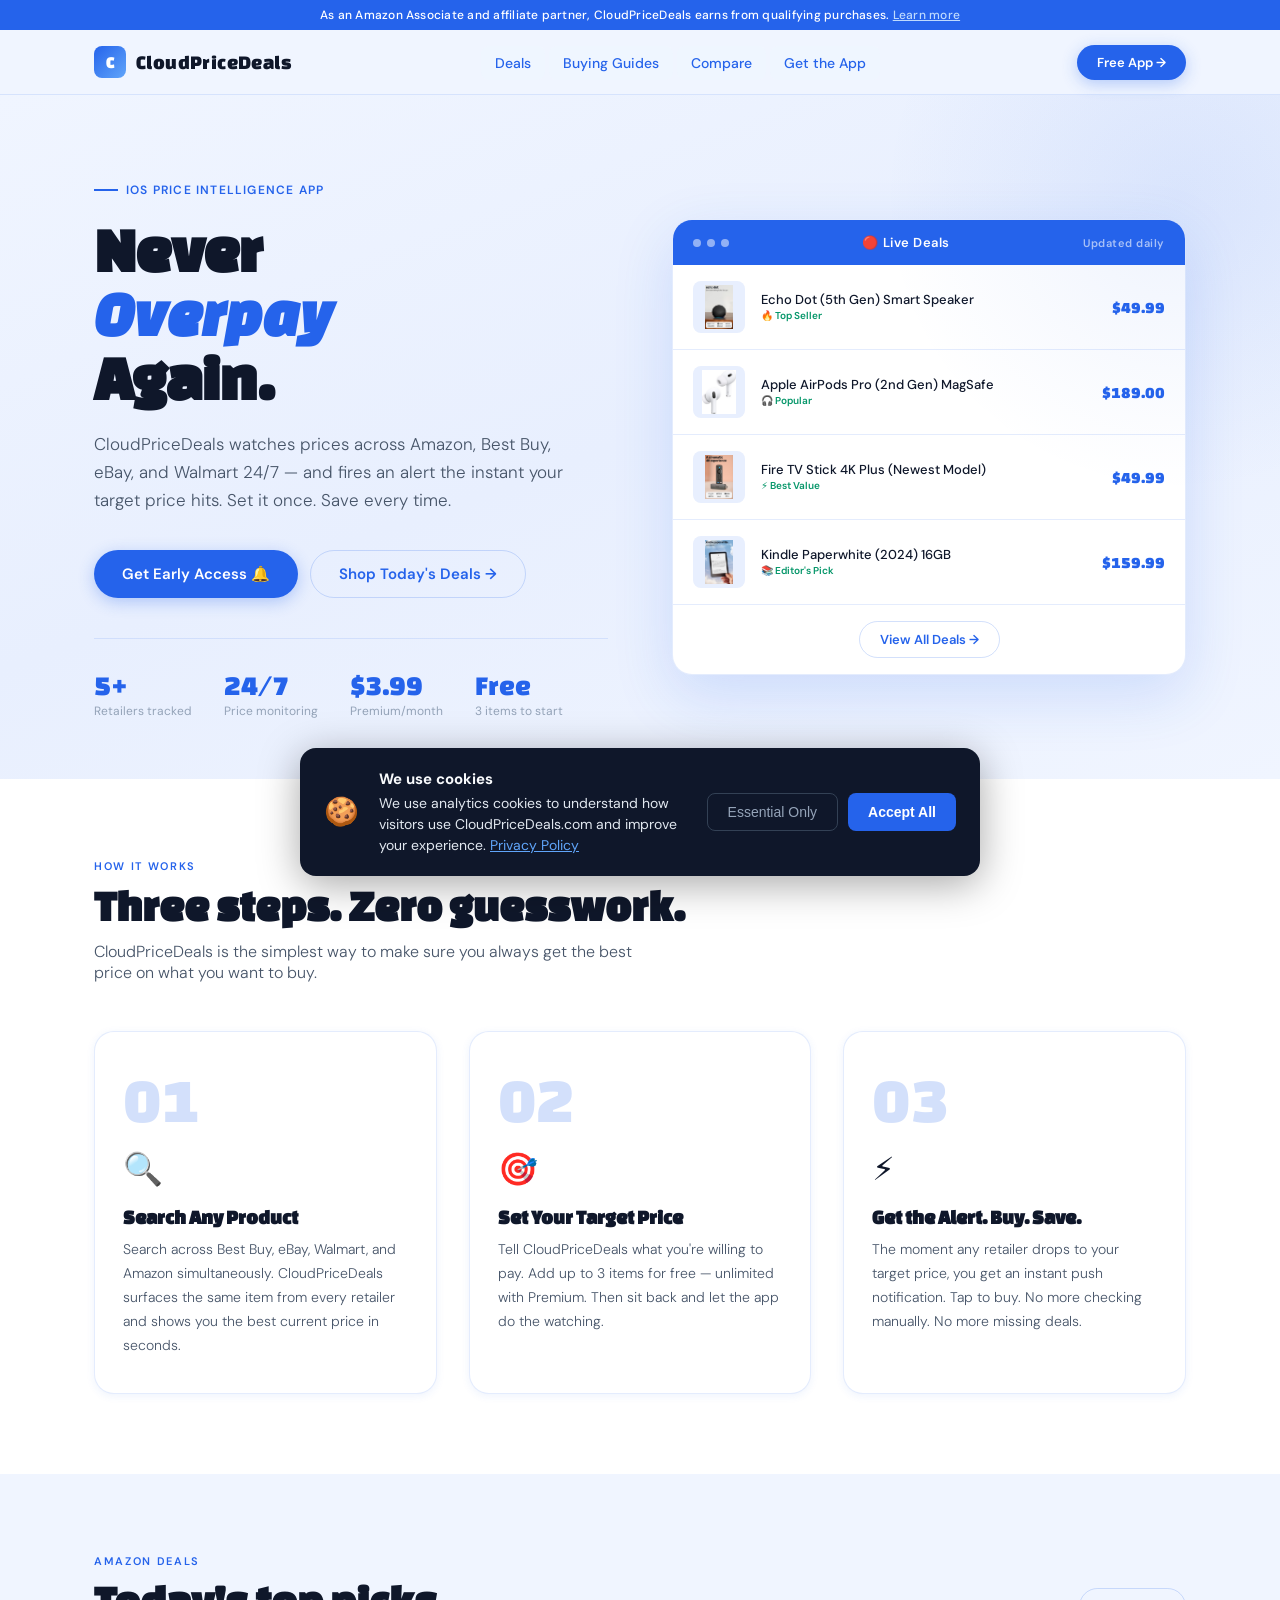
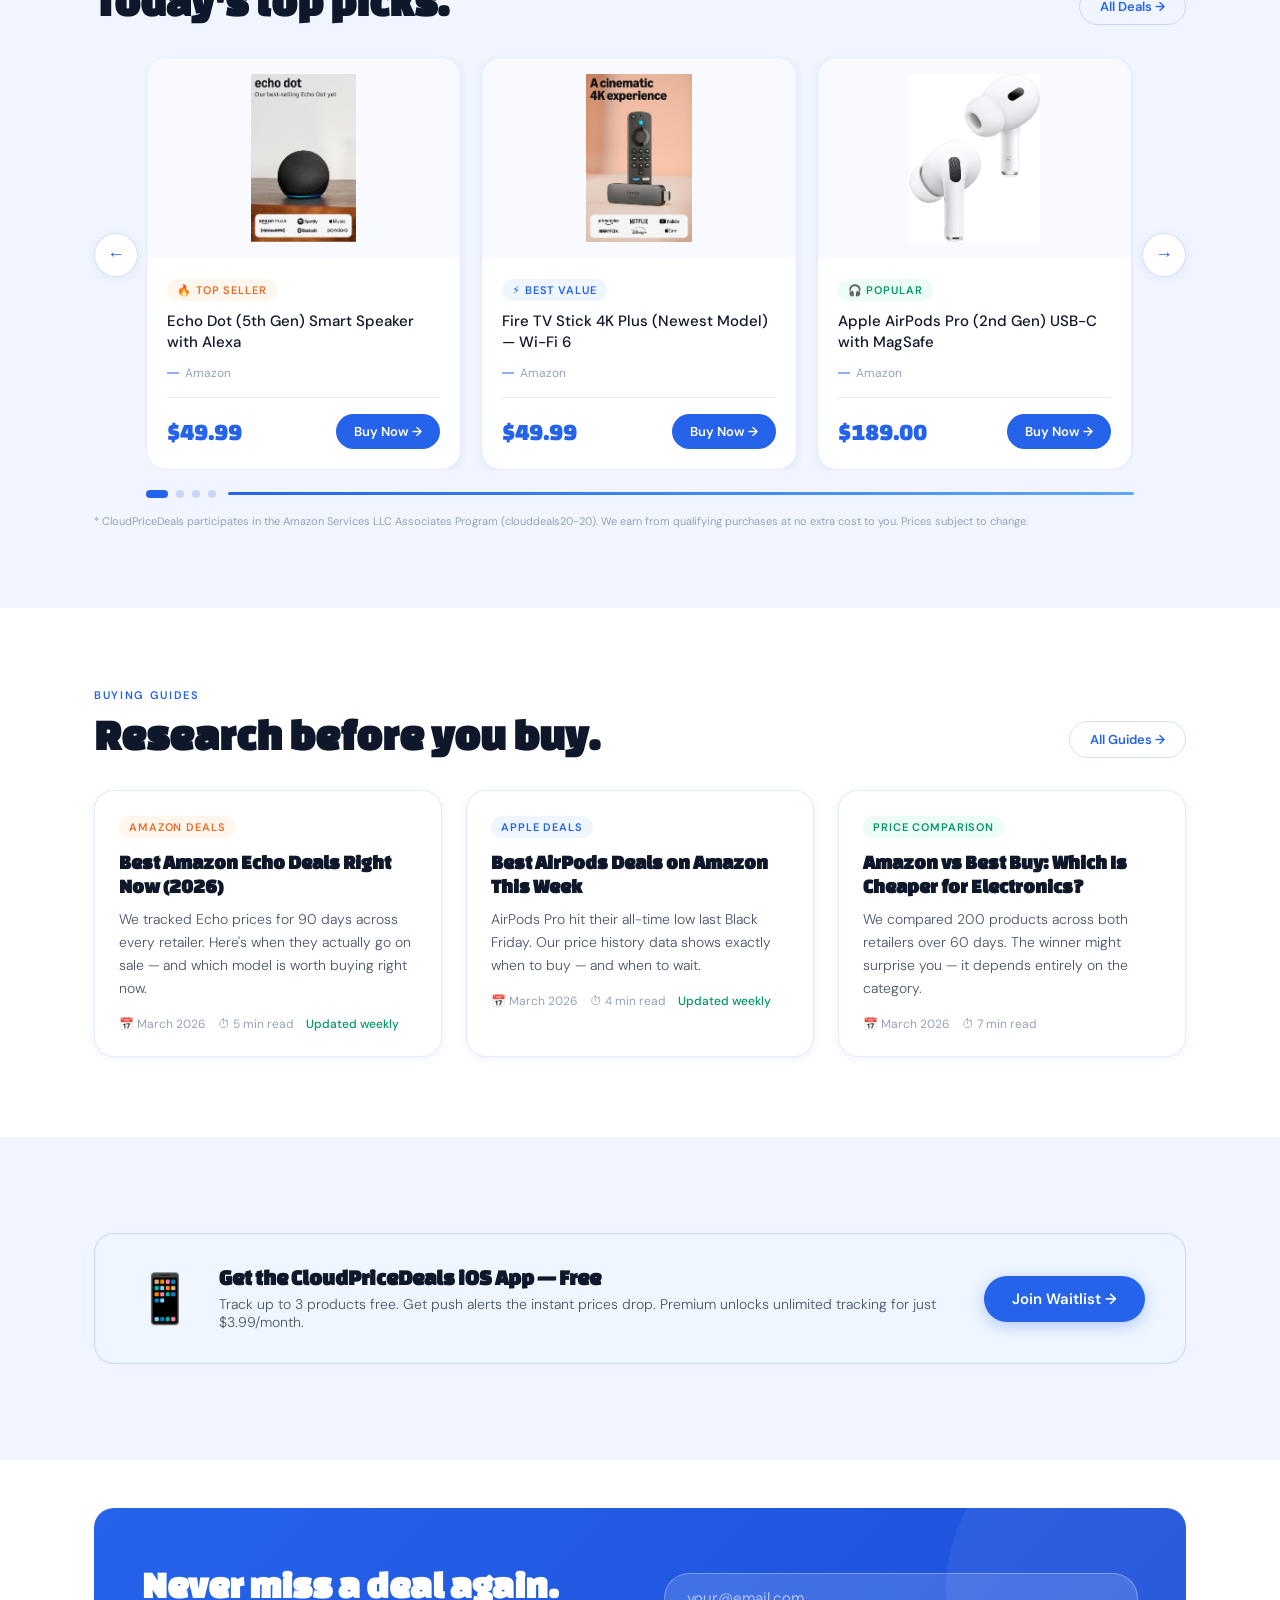
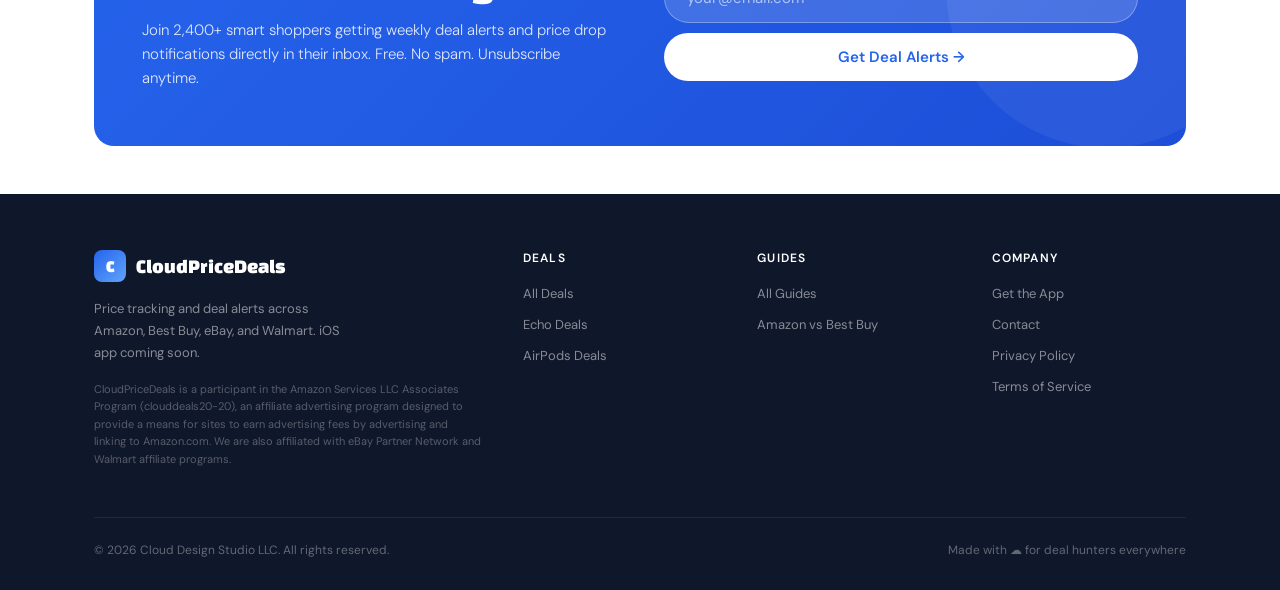
<file: index.html>
<!DOCTYPE html>
<html lang="en">
<head>
<meta charset="UTF-8">
<meta name="viewport" content="width=device-width, initial-scale=1.0">
<title>CloudPriceDeals — Never Overpay Again | Price Tracker & Deal Alerts</title>
<meta name="description" content="CloudPriceDeals tracks prices across Amazon, Best Buy, eBay and Walmart. Get instant alerts when prices drop to your target. Free iOS app coming soon.">
<meta name="keywords" content="price tracker, deal alerts, amazon deals, best buy deals, price comparison, save money, cloud price deals">
<link rel="canonical" href="https://cloudpricedeals.com/">
<meta property="og:title" content="CloudPriceDeals — Never Overpay Again">
<meta property="og:description" content="Track prices across every major retailer. Get alerted the instant a deal hits your target.">
<meta property="og:type" content="website">
<meta property="og:url" content="https://cloudpricedeals.com/">
<link rel="stylesheet" href="assets/css/style.css">
<style>
.reveal { opacity:0; transform:translateY(24px); transition:opacity .6s ease, transform .6s ease; }
.reveal.revealed { opacity:1; transform:translateY(0); }
.carousel-wrap { position:relative; padding:0 52px; }
.carousel-outer { overflow:hidden; border-radius:20px; }
.carousel-track { display:flex; gap:20px; transition:transform .5s cubic-bezier(.4,0,.2,1); }
.carousel-track .deal-card { flex:0 0 calc(33.333% - 14px); }
@media(max-width:1024px){ .carousel-track .deal-card { flex:0 0 calc(50% - 10px); } }
@media(max-width:640px) { .carousel-track .deal-card { flex:0 0 100%; } .carousel-wrap { padding:0 44px; } }
.c-btn {
  position:absolute; top:45%; transform:translateY(-50%);
  width:44px; height:44px; border-radius:50%;
  border:1.5px solid var(--border2); background:var(--white);
  color:var(--blue); font-size:18px; cursor:pointer; z-index:10;
  display:flex; align-items:center; justify-content:center;
  box-shadow:var(--shadow-sm);
  transition:background .2s, color .2s, transform .2s;
}
.c-btn:hover { background:var(--blue); color:#fff; transform:translateY(-50%) scale(1.08); }
.c-prev { left:0; } .c-next { right:0; }
.carousel-footer { display:flex; align-items:center; gap:12px; margin-top:20px; }
.c-dots { display:flex; gap:8px; }
.c-dot { width:8px; height:8px; border-radius:50%; background:var(--border2); border:none; cursor:pointer; transition:background .3s, width .3s; padding:0; }
.c-dot.on { background:var(--blue); width:22px; border-radius:4px; }
.c-progress { flex:1; height:3px; background:var(--border); border-radius:2px; overflow:hidden; }
.c-bar { height:100%; background:linear-gradient(90deg,var(--blue),#60a5fa); width:0%; }
</style>
</head>
<body>

<!-- AFFILIATE DISCLOSURE BAR -->
<div class="affiliate-bar">
  As an Amazon Associate and affiliate partner, CloudPriceDeals earns from qualifying purchases.
  <a href="#disclosure">Learn more</a>
</div>

<!-- NAV -->
<nav class="nav">
  <div class="container nav-inner">
    <a href="/" class="nav-logo"><div class="nav-logo-icon">C</div>CloudPriceDeals</a>
    <ul class="nav-links">
      <li><a href="deals/">Deals</a></li>
      <li><a href="guides/">Buying Guides</a></li>
      <li><a href="compare/">Compare</a></li>
      <li><a href="app/">Get the App</a></li>
    </ul>
    <a href="app/" class="btn btn-primary btn-sm nav-cta">Free App →</a>
  </div>
</nav>

<!-- HERO -->
<section class="hero">
  <div class="container">
    <div class="hero-grid">
      <div class="hero-left">
        <div class="hero-eyebrow">iOS Price Intelligence App</div>
        <h1>Never<br><em>Overpay</em><br>Again.</h1>
        <p class="hero-sub">CloudPriceDeals watches prices across Amazon, Best Buy, eBay, and Walmart 24/7 — and fires an alert the instant your target price hits. Set it once. Save every time.</p>
        <div class="hero-actions">
          <a href="app/" class="btn btn-primary">Get Early Access 🔔</a>
          <a href="deals/" class="btn btn-outline">Shop Today's Deals →</a>
        </div>
        <div class="hero-stats">
          <div><div class="hero-stat-num">5+</div><div class="hero-stat-label">Retailers tracked</div></div>
          <div><div class="hero-stat-num">24/7</div><div class="hero-stat-label">Price monitoring</div></div>
          <div><div class="hero-stat-num">$3.99</div><div class="hero-stat-label">Premium/month</div></div>
          <div><div class="hero-stat-num">Free</div><div class="hero-stat-label">3 items to start</div></div>
        </div>
      </div>

      <!-- Live deal preview panel — local images, correct ASINs -->
      <div class="hero-deal-preview">
        <div class="preview-header">
          <div class="preview-dots"><div class="preview-dot"></div><div class="preview-dot"></div><div class="preview-dot"></div></div>
          <span>🔴 Live Deals</span>
          <span style="opacity:.6;font-size:11px">Updated daily</span>
        </div>
        <a href="https://www.amazon.com/dp/B09B8V1LZ3?tag=clouddeals20-20" target="_blank" rel="noopener sponsored" class="preview-item">
          <img src="assets/images/echo-dot.jpg" alt="Echo Dot 5th Gen" class="preview-img" onerror="this.style.background='var(--bg2)'">
          <div style="flex:1"><div class="preview-name">Echo Dot (5th Gen) Smart Speaker</div><div class="preview-tag">🔥 Top Seller</div></div>
          <div class="preview-price">$49.99</div>
        </a>
        <a href="https://www.amazon.com/dp/B0CHWRXH8B?tag=clouddeals20-20" target="_blank" rel="noopener sponsored" class="preview-item">
          <img src="assets/images/apple_airpods_pro.jpg" alt="AirPods Pro 2nd Gen" class="preview-img" onerror="this.style.background='var(--bg2)'">
          <div style="flex:1"><div class="preview-name">Apple AirPods Pro (2nd Gen) MagSafe</div><div class="preview-tag">🎧 Popular</div></div>
          <div class="preview-price">$189.00</div>
        </a>
        <a href="https://www.amazon.com/dp/B0F7Z4QZTT?tag=clouddeals20-20" target="_blank" rel="noopener sponsored" class="preview-item">
          <img src="assets/images/amazon_fire_tv_stick_4K.jpg" alt="Fire TV Stick 4K Plus" class="preview-img" onerror="this.style.background='var(--bg2)'">
          <div style="flex:1"><div class="preview-name">Fire TV Stick 4K Plus (Newest Model)</div><div class="preview-tag">⚡ Best Value</div></div>
          <div class="preview-price">$49.99</div>
        </a>
        <a href="https://www.amazon.com/dp/B0CFPJYX7P?tag=clouddeals20-20" target="_blank" rel="noopener sponsored" class="preview-item">
          <img src="assets/images/amazon_kindle_paperwhite.jpg" alt="Kindle Paperwhite 2024" class="preview-img" onerror="this.style.background='var(--bg2)'">
          <div style="flex:1"><div class="preview-name">Kindle Paperwhite (2024) 16GB</div><div class="preview-tag">📚 Editor's Pick</div></div>
          <div class="preview-price">$159.99</div>
        </a>
        <div style="padding:16px 20px;text-align:center;">
          <a href="deals/" class="btn btn-outline btn-sm">View All Deals →</a>
        </div>
      </div>
    </div>
  </div>
</section>

<!-- HOW IT WORKS -->
<section class="section" style="background:var(--white);">
  <div class="container">
    <div class="section-header reveal">
      <div class="section-eyebrow">How It Works</div>
      <h2 class="section-title">Three steps. Zero guesswork.</h2>
      <p class="section-sub">CloudPriceDeals is the simplest way to make sure you always get the best price on what you want to buy.</p>
    </div>
    <div class="hiw-steps">
      <div class="hiw-step reveal"><div class="hiw-num">01</div><div class="hiw-icon">🔍</div><h3>Search Any Product</h3><p>Search across Best Buy, eBay, Walmart, and Amazon simultaneously. CloudPriceDeals surfaces the same item from every retailer and shows you the best current price in seconds.</p></div>
      <div class="hiw-step reveal"><div class="hiw-num">02</div><div class="hiw-icon">🎯</div><h3>Set Your Target Price</h3><p>Tell CloudPriceDeals what you're willing to pay. Add up to 3 items for free — unlimited with Premium. Then sit back and let the app do the watching.</p></div>
      <div class="hiw-step reveal"><div class="hiw-num">03</div><div class="hiw-icon">⚡</div><h3>Get the Alert. Buy. Save.</h3><p>The moment any retailer drops to your target price, you get an instant push notification. Tap to buy. No more checking manually. No more missing deals.</p></div>
    </div>
  </div>
</section>

<!-- FEATURED DEALS CAROUSEL — local images, correct ASINs -->
<section class="section">
  <div class="container">
    <div class="section-header reveal" style="display:flex;justify-content:space-between;align-items:flex-end;margin-bottom:32px;">
      <div><div class="section-eyebrow">Amazon Deals</div><h2 class="section-title">Today's top picks.</h2></div>
      <a href="deals/" class="btn btn-outline btn-sm">All Deals →</a>
    </div>
    <div class="carousel-wrap reveal" id="dealCarousel">
      <button class="c-btn c-prev" onclick="moveCarousel(-1)" aria-label="Previous">←</button>
      <button class="c-btn c-next" onclick="moveCarousel(1)" aria-label="Next">→</button>
      <div class="carousel-outer">
        <div class="carousel-track">

          <a href="https://www.amazon.com/dp/B09B8V1LZ3?tag=clouddeals20-20" target="_blank" rel="noopener sponsored" class="deal-card">
            <img src="assets/images/echo-dot.jpg" alt="Echo Dot 5th Gen" class="deal-card-img" style="object-fit:contain;padding:16px;background:#f8faff" onerror="this.style.display='none'">
            <div class="deal-card-body"><div class="deal-card-tag"><span class="tag tag-orange">🔥 Top Seller</span></div><div class="deal-card-name">Echo Dot (5th Gen) Smart Speaker with Alexa</div><div class="deal-card-retailer">Amazon</div><div class="deal-card-footer"><span class="deal-price">$49.99</span><div class="deal-btn">Buy Now →</div></div></div>
          </a>

          <a href="https://www.amazon.com/dp/B0F7Z4QZTT?tag=clouddeals20-20" target="_blank" rel="noopener sponsored" class="deal-card">
            <img src="assets/images/amazon_fire_tv_stick_4K.jpg" alt="Fire TV Stick 4K Plus" class="deal-card-img" style="object-fit:contain;padding:16px;background:#f8faff" onerror="this.style.display='none'">
            <div class="deal-card-body"><div class="deal-card-tag"><span class="tag tag-blue">⚡ Best Value</span></div><div class="deal-card-name">Fire TV Stick 4K Plus (Newest Model) — Wi-Fi 6</div><div class="deal-card-retailer">Amazon</div><div class="deal-card-footer"><span class="deal-price">$49.99</span><div class="deal-btn">Buy Now →</div></div></div>
          </a>

          <a href="https://www.amazon.com/dp/B0CHWRXH8B?tag=clouddeals20-20" target="_blank" rel="noopener sponsored" class="deal-card">
            <img src="assets/images/apple_airpods_pro.jpg" alt="AirPods Pro 2nd Gen" class="deal-card-img" style="object-fit:contain;padding:16px;background:#f8faff" onerror="this.style.display='none'">
            <div class="deal-card-body"><div class="deal-card-tag"><span class="tag tag-green">🎧 Popular</span></div><div class="deal-card-name">Apple AirPods Pro (2nd Gen) USB-C with MagSafe</div><div class="deal-card-retailer">Amazon</div><div class="deal-card-footer"><span class="deal-price">$189.00</span><div class="deal-btn">Buy Now →</div></div></div>
          </a>

          <a href="https://www.amazon.com/dp/B0CFPJYX7P?tag=clouddeals20-20" target="_blank" rel="noopener sponsored" class="deal-card">
            <img src="assets/images/amazon_kindle_paperwhite.jpg" alt="Kindle Paperwhite 2024" class="deal-card-img" style="object-fit:contain;padding:16px;background:#f8faff" onerror="this.style.display='none'">
            <div class="deal-card-body"><div class="deal-card-tag"><span class="tag tag-blue">📚 Editor's Pick</span></div><div class="deal-card-name">Kindle Paperwhite (2024) 16GB — 7" Glare-Free Display</div><div class="deal-card-retailer">Amazon</div><div class="deal-card-footer"><span class="deal-price">$159.99</span><div class="deal-btn">Buy Now →</div></div></div>
          </a>

          <a href="https://www.amazon.com/dp/B08CKHPP52?tag=clouddeals20-20" target="_blank" rel="noopener sponsored" class="deal-card">
            <img src="assets/images/ring_video_wired_doorbell.jpg" alt="Ring Video Doorbell Wired" class="deal-card-img" style="object-fit:contain;padding:16px;background:#f8faff" onerror="this.style.display='none'">
            <div class="deal-card-body"><div class="deal-card-tag"><span class="tag tag-orange">🏠 Smart Home</span></div><div class="deal-card-name">Ring Video Doorbell Wired — 1080p HD, Motion Alerts</div><div class="deal-card-retailer">Amazon</div><div class="deal-card-footer"><span class="deal-price">$59.99</span><div class="deal-btn">Buy Now →</div></div></div>
          </a>

          <a href="https://www.amazon.com/dp/B0DX6KZR9T?tag=clouddeals20-20" target="_blank" rel="noopener sponsored" class="deal-card">
            <img src="assets/images/irobot_roomba_105_vac.jpg" alt="iRobot Roomba 105" class="deal-card-img" style="object-fit:contain;padding:16px;background:#f8faff" onerror="this.style.display='none'">
            <div class="deal-card-body"><div class="deal-card-tag"><span class="tag tag-green">🤖 50% Off</span></div><div class="deal-card-name">iRobot Roomba 105 Vac Robot Vacuum — LiDAR Navigation</div><div class="deal-card-retailer">Amazon</div><div class="deal-card-footer"><span class="deal-price">$149.00</span><div class="deal-btn">Buy Now →</div></div></div>
          </a>

        </div>
      </div>
      <div class="carousel-footer">
        <div class="c-dots" id="carouselDots"></div>
        <div class="c-progress"><div class="c-bar" id="carouselBar"></div></div>
      </div>
    </div>
    <p style="font-size:11px;color:var(--muted);margin-top:16px;" id="disclosure">
      * CloudPriceDeals participates in the Amazon Services LLC Associates Program (clouddeals20-20). We earn from qualifying purchases at no extra cost to you. Prices subject to change.
    </p>
  </div>
</section>

<!-- BUYING GUIDES -->
<section class="section" style="background:var(--white);">
  <div class="container">
    <div class="section-header reveal" style="display:flex;justify-content:space-between;align-items:flex-end;margin-bottom:32px;">
      <div><div class="section-eyebrow">Buying Guides</div><h2 class="section-title">Research before you buy.</h2></div>
      <a href="guides/" class="btn btn-outline btn-sm">All Guides →</a>
    </div>
    <div class="article-grid">
      <a href="guides/best-amazon-echo-deals.html" class="article-card reveal">
        <div class="article-card-body"><div class="article-card-tag"><span class="tag tag-orange">Amazon Deals</span></div><h3 class="article-card-title">Best Amazon Echo Deals Right Now (2026)</h3><p class="article-card-excerpt">We tracked Echo prices for 90 days across every retailer. Here's when they actually go on sale — and which model is worth buying right now.</p><div class="article-card-meta"><span>📅 March 2026</span><span>⏱ 5 min read</span><span style="color:var(--green);font-weight:500">Updated weekly</span></div></div>
      </a>
      <a href="guides/airpods-deals.html" class="article-card reveal">
        <div class="article-card-body"><div class="article-card-tag"><span class="tag tag-blue">Apple Deals</span></div><h3 class="article-card-title">Best AirPods Deals on Amazon This Week</h3><p class="article-card-excerpt">AirPods Pro hit their all-time low last Black Friday. Our price history data shows exactly when to buy — and when to wait.</p><div class="article-card-meta"><span>📅 March 2026</span><span>⏱ 4 min read</span><span style="color:var(--green);font-weight:500">Updated weekly</span></div></div>
      </a>
      <a href="compare/amazon-vs-best-buy.html" class="article-card reveal">
        <div class="article-card-body"><div class="article-card-tag"><span class="tag tag-green">Price Comparison</span></div><h3 class="article-card-title">Amazon vs Best Buy: Which Is Cheaper for Electronics?</h3><p class="article-card-excerpt">We compared 200 products across both retailers over 60 days. The winner might surprise you — it depends entirely on the category.</p><div class="article-card-meta"><span>📅 March 2026</span><span>⏱ 7 min read</span></div></div>
      </a>
    </div>
  </div>
</section>

<!-- APP BANNER -->
<section class="section-sm">
  <div class="container reveal">
    <div class="app-banner">
      <div class="app-banner-icon">📱</div>
      <div class="app-banner-text"><h3>Get the CloudPriceDeals iOS App — Free</h3><p>Track up to 3 products free. Get push alerts the instant prices drop. Premium unlocks unlimited tracking for just $3.99/month.</p></div>
      <a href="app/" class="btn btn-primary">Join Waitlist →</a>
    </div>
  </div>
</section>

<!-- EMAIL SIGNUP -->
<section class="section-sm" style="background:var(--white);">
  <div class="container reveal">
    <div class="signup-box">
      <div>
        <h2>Never miss a deal again.</h2>
        <p>Join 2,400+ smart shoppers getting weekly deal alerts and price drop notifications directly in their inbox. Free. No spam. Unsubscribe anytime.</p>
      </div>
      <div>
        <form class="signup-form"><input type="email" class="signup-input" placeholder="your@email.com" required><button type="submit" class="signup-submit">Get Deal Alerts →</button></form>
        <div class="signup-success">✓ You're in! Weekly deals heading your way.</div>
      </div>
    </div>
  </div>
</section>

<!-- FOOTER -->
<footer>
  <div class="container">
    <div class="footer-grid">
      <div>
        <div class="footer-logo"><div class="nav-logo-icon">C</div>CloudPriceDeals</div>
        <p class="footer-desc">Price tracking and deal alerts across Amazon, Best Buy, eBay, and Walmart. iOS app coming soon.</p>
        <p class="footer-disclosure">CloudPriceDeals is a participant in the Amazon Services LLC Associates Program (clouddeals20-20), an affiliate advertising program designed to provide a means for sites to earn advertising fees by advertising and linking to Amazon.com. We are also affiliated with eBay Partner Network and Walmart affiliate programs.</p>
      </div>
      <div>
        <div class="footer-heading">Deals</div>
        <ul class="footer-links"><li><a href="deals/">All Deals</a></li><li><a href="guides/best-amazon-echo-deals.html">Echo Deals</a></li><li><a href="guides/airpods-deals.html">AirPods Deals</a></li></ul>
      </div>
      <div>
        <div class="footer-heading">Guides</div>
        <ul class="footer-links"><li><a href="guides/">All Guides</a></li><li><a href="compare/amazon-vs-best-buy.html">Amazon vs Best Buy</a></li></ul>
      </div>
      <div>
        <div class="footer-heading">Company</div>
        <ul class="footer-links"><li><a href="app/">Get the App</a></li><li><a href="mailto:info@cloudstudiodesign.com">Contact</a></li><li><a href="privacy.html">Privacy Policy</a></li><li><a href="terms.html">Terms of Service</a></li></ul>
      </div>
    </div>
    <div class="footer-bottom">
      <span>© 2026 Cloud Design Studio LLC. All rights reserved.</span>
      <span>Made with ☁️ for deal hunters everywhere</span>
    </div>
  </div>
</footer>

<script src="assets/js/main.js"></script>
<script src="assets/js/cookie-banner.js"></script>
</body>
</html>
</file>
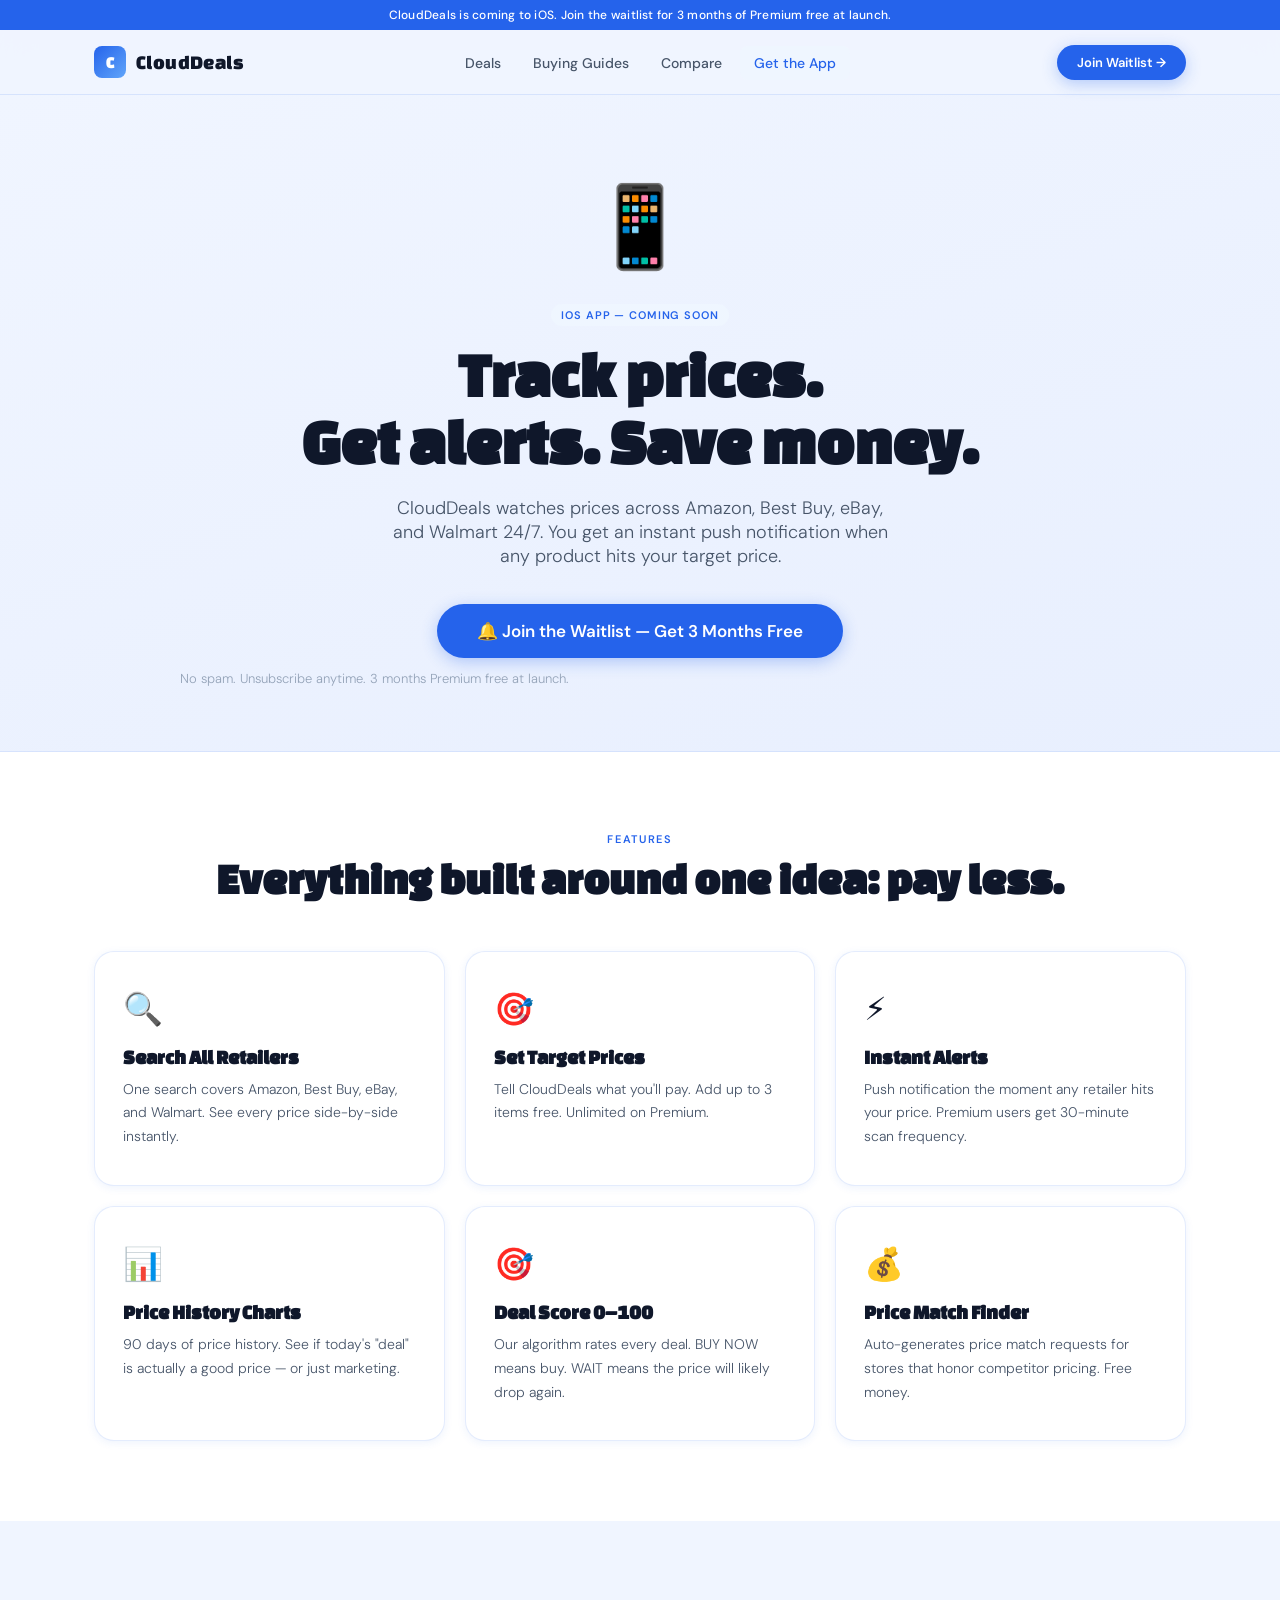
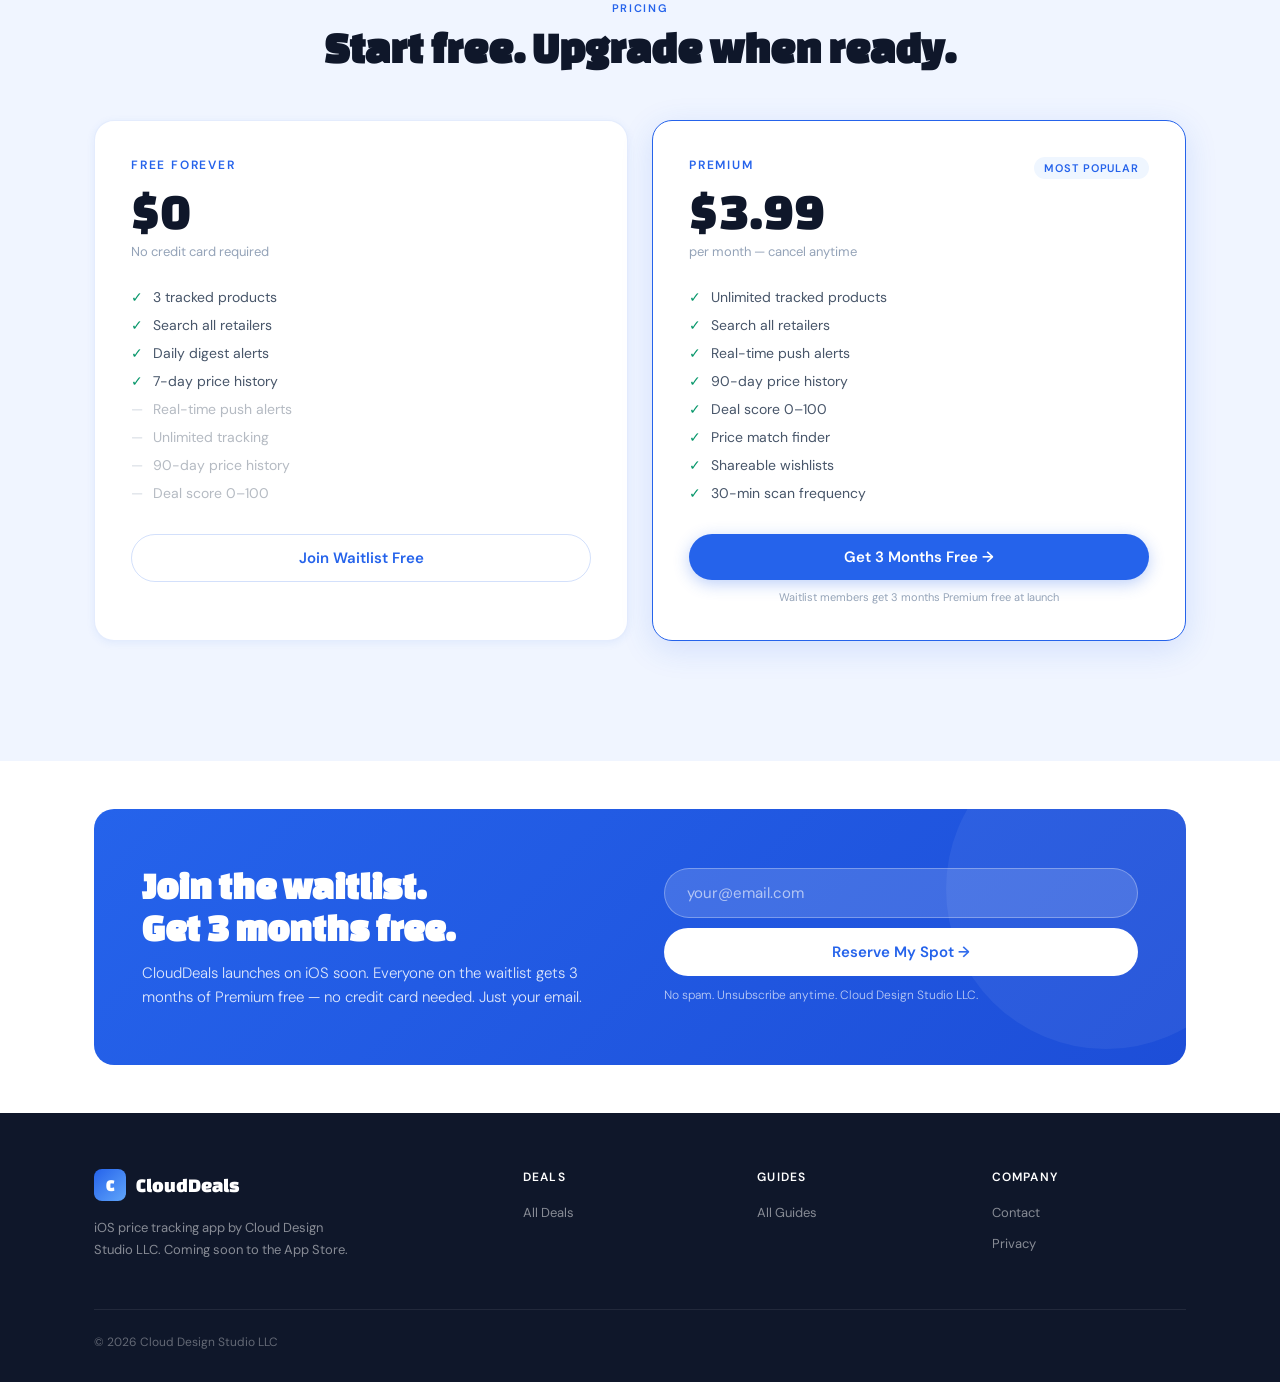
<file: app/index.html>
<!DOCTYPE html>
<html lang="en">
<head>
<meta charset="UTF-8">
<meta name="viewport" content="width=device-width, initial-scale=1.0">
<title>CloudDeals iOS App — Free Price Tracker & Deal Alerts</title>
<meta name="description" content="The CloudDeals iOS app tracks prices across Amazon, Best Buy, eBay and Walmart. Get instant push alerts when prices drop to your target. Free for 3 items.">
<link rel="canonical" href="https://clouddeals.com/app/">
<link rel="stylesheet" href="../assets/css/style.css">
<style>
.reveal{opacity:0;transform:translateY(20px);transition:opacity .6s ease,transform .6s ease}.reveal.revealed{opacity:1;transform:translateY(0)}
.feature-grid{display:grid;grid-template-columns:repeat(3,1fr);gap:20px}
@media(max-width:768px){.feature-grid{grid-template-columns:1fr}}
.plan-grid{display:grid;grid-template-columns:1fr 1fr;gap:24px;margin:40px 0}
@media(max-width:640px){.plan-grid{grid-template-columns:1fr}}
.plan-card{background:var(--white);border:1.5px solid var(--border);border-radius:var(--radius-lg);padding:36px;box-shadow:var(--shadow-sm)}
.plan-card.featured{border-color:var(--blue);box-shadow:0 8px 32px rgba(37,99,235,.15)}
.plan-name{font-size:12px;font-weight:600;letter-spacing:.15em;text-transform:uppercase;color:var(--blue);margin-bottom:12px}
.plan-price{font-family:var(--ff-head);font-size:52px;color:var(--navy);line-height:1;margin-bottom:6px}
.plan-period{font-size:13px;color:var(--muted);margin-bottom:28px}
.plan-features{list-style:none;display:flex;flex-direction:column;gap:10px;margin-bottom:32px}
.plan-features li{font-size:14px;color:var(--slate);display:flex;align-items:center;gap:10px}
.plan-features li.on::before{content:'✓';color:var(--green);font-weight:700}
.plan-features li.off{opacity:.4}
.plan-features li.off::before{content:'—';color:var(--muted)}
</style>
</head>
<body>
<div class="affiliate-bar">CloudDeals is coming to iOS. Join the waitlist for 3 months of Premium free at launch.</div>
<nav class="nav">
  <div class="container nav-inner">
    <a href="../" class="nav-logo"><div class="nav-logo-icon">C</div>CloudDeals</a>
    <ul class="nav-links">
      <li><a href="../deals/">Deals</a></li>
      <li><a href="../guides/">Buying Guides</a></li>
      <li><a href="../compare/">Compare</a></li>
      <li><a href="../app/" class="active">Get the App</a></li>
    </ul>
    <a href="#waitlist" class="btn btn-primary btn-sm">Join Waitlist →</a>
  </div>
</nav>

<div class="page-hero" style="padding:80px 0 64px;text-align:center;">
  <div class="container">
    <div style="font-size:80px;margin-bottom:24px;">📱</div>
    <span class="tag tag-blue" style="margin-bottom:16px;display:inline-flex">iOS App — Coming Soon</span>
    <h1 style="font-size:clamp(40px,5vw,68px);max-width:700px;margin:0 auto 20px;">Track prices.<br>Get alerts. Save money.</h1>
    <p style="font-size:18px;color:var(--slate);max-width:520px;margin:0 auto 36px;font-weight:300;">CloudDeals watches prices across Amazon, Best Buy, eBay, and Walmart 24/7. You get an instant push notification when any product hits your target price.</p>
    <a href="#waitlist" class="btn btn-primary" style="font-size:17px;padding:16px 40px;">🔔 Join the Waitlist — Get 3 Months Free</a>
    <p style="font-size:13px;color:var(--muted);margin-top:12px;">No spam. Unsubscribe anytime. 3 months Premium free at launch.</p>
  </div>
</div>

<section class="section" style="background:var(--white);">
  <div class="container">
    <div class="section-header reveal" style="text-align:center;margin-bottom:48px;">
      <div class="section-eyebrow">Features</div>
      <h2 class="section-title">Everything built around one idea: pay less.</h2>
    </div>
    <div class="feature-grid">
      <div class="hiw-step reveal"><div class="hiw-icon">🔍</div><h3>Search All Retailers</h3><p>One search covers Amazon, Best Buy, eBay, and Walmart. See every price side-by-side instantly.</p></div>
      <div class="hiw-step reveal"><div class="hiw-icon">🎯</div><h3>Set Target Prices</h3><p>Tell CloudDeals what you'll pay. Add up to 3 items free. Unlimited on Premium.</p></div>
      <div class="hiw-step reveal"><div class="hiw-icon">⚡</div><h3>Instant Alerts</h3><p>Push notification the moment any retailer hits your price. Premium users get 30-minute scan frequency.</p></div>
      <div class="hiw-step reveal"><div class="hiw-icon">📊</div><h3>Price History Charts</h3><p>90 days of price history. See if today's "deal" is actually a good price — or just marketing.</p></div>
      <div class="hiw-step reveal"><div class="hiw-icon">🎯</div><h3>Deal Score 0–100</h3><p>Our algorithm rates every deal. BUY NOW means buy. WAIT means the price will likely drop again.</p></div>
      <div class="hiw-step reveal"><div class="hiw-icon">💰</div><h3>Price Match Finder</h3><p>Auto-generates price match requests for stores that honor competitor pricing. Free money.</p></div>
    </div>
  </div>
</section>

<section class="section">
  <div class="container">
    <div class="section-header reveal" style="text-align:center;">
      <div class="section-eyebrow">Pricing</div>
      <h2 class="section-title">Start free. Upgrade when ready.</h2>
    </div>
    <div class="plan-grid">
      <div class="plan-card reveal">
        <div class="plan-name">Free Forever</div>
        <div class="plan-price">$0</div>
        <div class="plan-period">No credit card required</div>
        <ul class="plan-features">
          <li class="on">3 tracked products</li>
          <li class="on">Search all retailers</li>
          <li class="on">Daily digest alerts</li>
          <li class="on">7-day price history</li>
          <li class="off">Real-time push alerts</li>
          <li class="off">Unlimited tracking</li>
          <li class="off">90-day price history</li>
          <li class="off">Deal score 0–100</li>
        </ul>
        <a href="#waitlist" class="btn btn-outline" style="width:100%;justify-content:center;">Join Waitlist Free</a>
      </div>
      <div class="plan-card featured reveal">
        <div style="display:flex;justify-content:space-between;align-items:flex-start;">
          <div class="plan-name">Premium</div>
          <span class="tag tag-blue">Most Popular</span>
        </div>
        <div class="plan-price">$3.99</div>
        <div class="plan-period">per month — cancel anytime</div>
        <ul class="plan-features">
          <li class="on">Unlimited tracked products</li>
          <li class="on">Search all retailers</li>
          <li class="on">Real-time push alerts</li>
          <li class="on">90-day price history</li>
          <li class="on">Deal score 0–100</li>
          <li class="on">Price match finder</li>
          <li class="on">Shareable wishlists</li>
          <li class="on">30-min scan frequency</li>
        </ul>
        <a href="#waitlist" class="btn btn-primary" style="width:100%;justify-content:center;">Get 3 Months Free →</a>
        <p style="font-size:11px;color:var(--muted);text-align:center;margin-top:10px;">Waitlist members get 3 months Premium free at launch</p>
      </div>
    </div>
  </div>
</section>

<section class="section-sm" id="waitlist" style="background:var(--white);">
  <div class="container reveal">
    <div class="signup-box">
      <div>
        <h2>Join the waitlist.<br>Get 3 months free.</h2>
        <p>CloudDeals launches on iOS soon. Everyone on the waitlist gets 3 months of Premium free — no credit card needed. Just your email.</p>
      </div>
      <div>
        <form class="signup-form">
          <input type="email" class="signup-input" placeholder="your@email.com" required>
          <button type="submit" class="signup-submit">Reserve My Spot →</button>
        </form>
        <div class="signup-success">✓ You're on the list! We'll email you at launch with your free Premium code.</div>
        <p style="font-size:12px;opacity:.7;margin-top:10px;">No spam. Unsubscribe anytime. Cloud Design Studio LLC.</p>
      </div>
    </div>
  </div>
</section>

<footer>
  <div class="container">
    <div class="footer-grid">
      <div><div class="footer-logo"><div class="nav-logo-icon">C</div>CloudDeals</div><p class="footer-desc">iOS price tracking app by Cloud Design Studio LLC. Coming soon to the App Store.</p></div>
      <div><div class="footer-heading">Deals</div><ul class="footer-links"><li><a href="../deals/">All Deals</a></li></ul></div>
      <div><div class="footer-heading">Guides</div><ul class="footer-links"><li><a href="../guides/">All Guides</a></li></ul></div>
      <div><div class="footer-heading">Company</div><ul class="footer-links"><li><a href="mailto:info@cloudstudiodesign.com">Contact</a></li><li><a href="../privacy.html">Privacy</a></li></ul></div>
    </div>
    <div class="footer-bottom"><span>© 2026 Cloud Design Studio LLC</span></div>
  </div>
</footer>
<script src="../assets/js/main.js"></script>
</body>
</html>
</file>
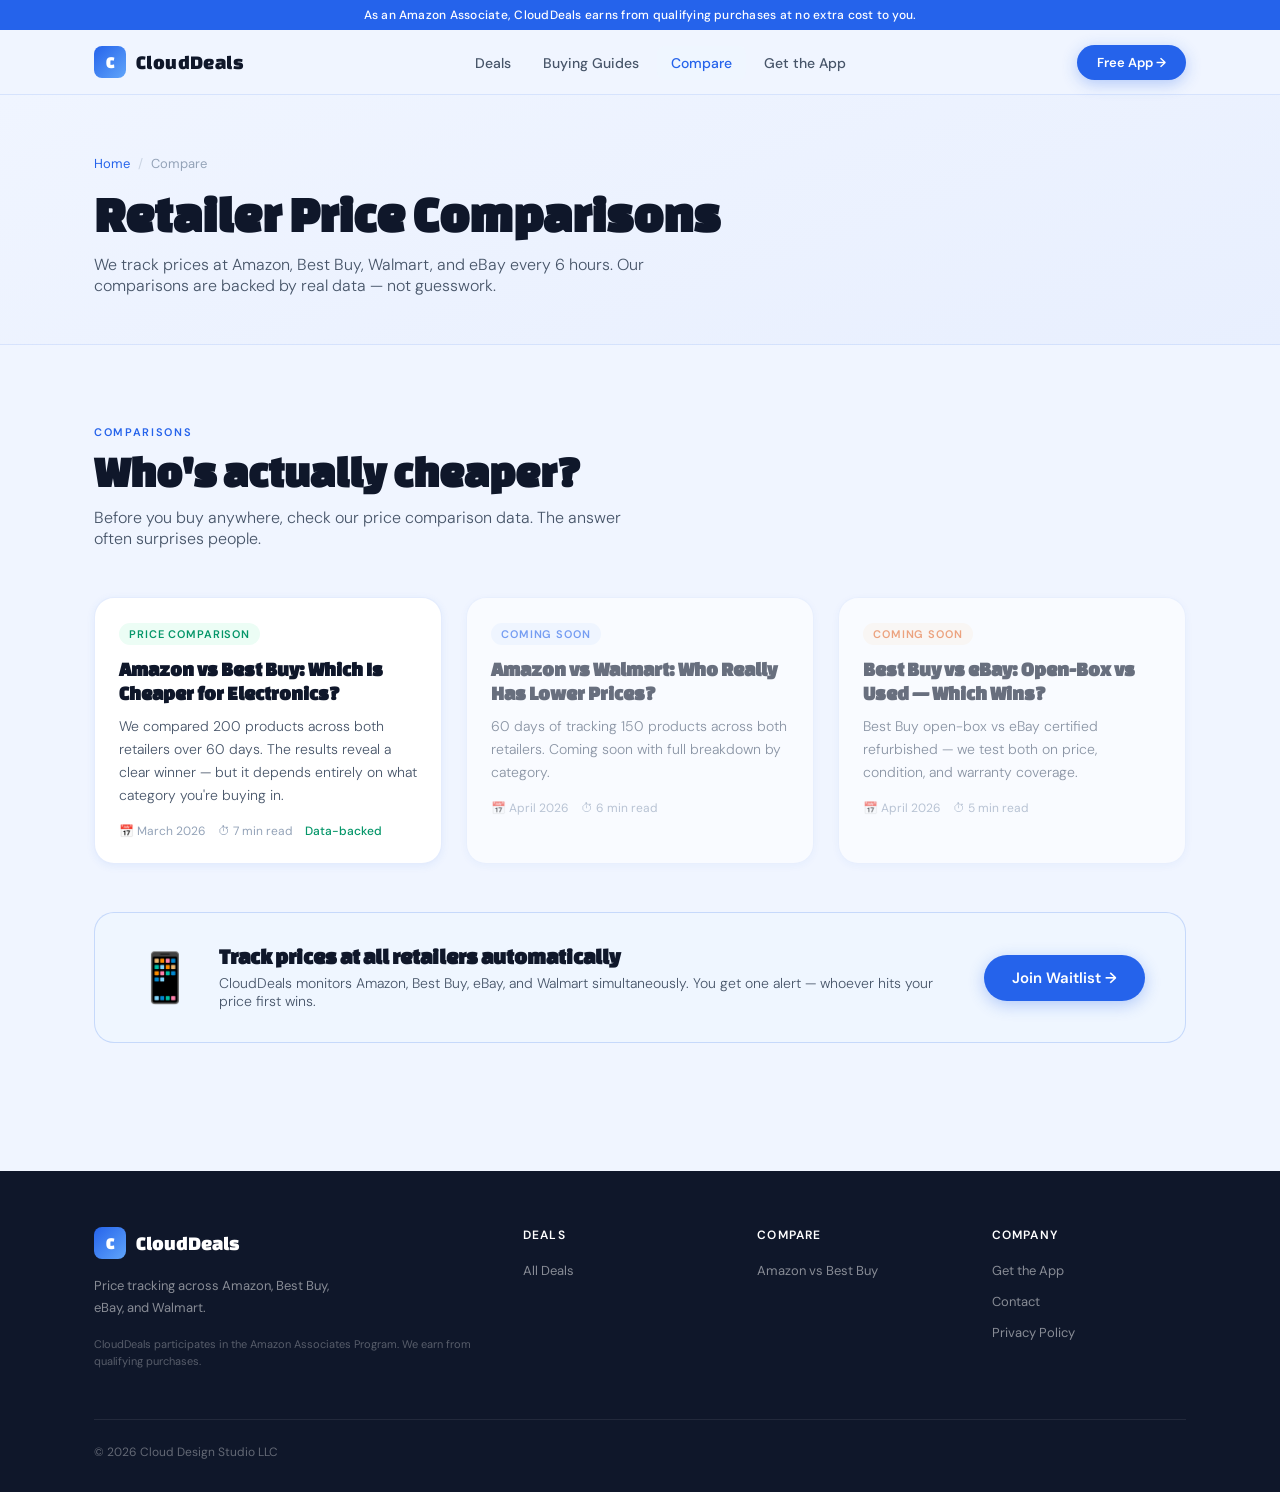
<file: compare/index.html>
<!DOCTYPE html>
<html lang="en">
<head>
<meta charset="UTF-8">
<meta name="viewport" content="width=device-width, initial-scale=1.0">
<meta name="referrer" content="no-referrer-when-downgrade">
<title>Price Comparisons — Amazon vs Best Buy vs Walmart | CloudDeals</title>
<meta name="description" content="Data-driven price comparisons across Amazon, Best Buy, Walmart and eBay. Find out which retailer is actually cheaper for electronics, smart home, and more.">
<link rel="canonical" href="https://clouddeals.com/compare/">
<link rel="stylesheet" href="../assets/css/style.css">
<style>.reveal{opacity:0;transform:translateY(20px);transition:opacity .6s ease,transform .6s ease}.reveal.revealed{opacity:1;transform:translateY(0)}</style>
</head>
<body>
<div class="affiliate-bar">As an Amazon Associate, CloudDeals earns from qualifying purchases at no extra cost to you.</div>
<nav class="nav">
  <div class="container nav-inner">
    <a href="../" class="nav-logo"><div class="nav-logo-icon">C</div>CloudDeals</a>
    <ul class="nav-links">
      <li><a href="../deals/">Deals</a></li>
      <li><a href="../guides/">Buying Guides</a></li>
      <li><a href="../compare/" class="active">Compare</a></li>
      <li><a href="../app/">Get the App</a></li>
    </ul>
    <a href="../app/" class="btn btn-primary btn-sm">Free App →</a>
  </div>
</nav>

<div class="page-hero">
  <div class="container">
    <div class="breadcrumb"><a href="../">Home</a><span>/</span>Compare</div>
    <h1>Retailer Price Comparisons</h1>
    <p>We track prices at Amazon, Best Buy, Walmart, and eBay every 6 hours. Our comparisons are backed by real data — not guesswork.</p>
  </div>
</div>

<section class="section">
  <div class="container">
    <div class="section-header reveal">
      <div class="section-eyebrow">Comparisons</div>
      <h2 class="section-title">Who's actually cheaper?</h2>
      <p class="section-sub">Before you buy anywhere, check our price comparison data. The answer often surprises people.</p>
    </div>
    <div class="article-grid">

      <a href="amazon-vs-best-buy.html" class="article-card reveal">
        <div class="article-card-body">
          <div class="article-card-tag"><span class="tag tag-green">Price Comparison</span></div>
          <h3 class="article-card-title">Amazon vs Best Buy: Which Is Cheaper for Electronics?</h3>
          <p class="article-card-excerpt">We compared 200 products across both retailers over 60 days. The results reveal a clear winner — but it depends entirely on what category you're buying in.</p>
          <div class="article-card-meta"><span>📅 March 2026</span><span>⏱ 7 min read</span><span style="color:var(--green);font-weight:500">Data-backed</span></div>
        </div>
      </a>

      <div class="article-card reveal" style="opacity:.6;cursor:default;">
        <div class="article-card-body">
          <div class="article-card-tag"><span class="tag tag-blue">Coming Soon</span></div>
          <h3 class="article-card-title">Amazon vs Walmart: Who Really Has Lower Prices?</h3>
          <p class="article-card-excerpt">60 days of tracking 150 products across both retailers. Coming soon with full breakdown by category.</p>
          <div class="article-card-meta"><span>📅 April 2026</span><span>⏱ 6 min read</span></div>
        </div>
      </div>

      <div class="article-card reveal" style="opacity:.6;cursor:default;">
        <div class="article-card-body">
          <div class="article-card-tag"><span class="tag tag-orange">Coming Soon</span></div>
          <h3 class="article-card-title">Best Buy vs eBay: Open-Box vs Used — Which Wins?</h3>
          <p class="article-card-excerpt">Best Buy open-box vs eBay certified refurbished — we test both on price, condition, and warranty coverage.</p>
          <div class="article-card-meta"><span>📅 April 2026</span><span>⏱ 5 min read</span></div>
        </div>
      </div>

    </div>

    <div class="app-banner reveal" style="margin-top:48px;">
      <div class="app-banner-icon">📱</div>
      <div class="app-banner-text">
        <h3>Track prices at all retailers automatically</h3>
        <p>CloudDeals monitors Amazon, Best Buy, eBay, and Walmart simultaneously. You get one alert — whoever hits your price first wins.</p>
      </div>
      <a href="../app/" class="btn btn-primary">Join Waitlist →</a>
    </div>
  </div>
</section>

<footer>
  <div class="container">
    <div class="footer-grid">
      <div><div class="footer-logo"><div class="nav-logo-icon">C</div>CloudDeals</div><p class="footer-desc">Price tracking across Amazon, Best Buy, eBay, and Walmart.</p><p class="footer-disclosure">CloudDeals participates in the Amazon Associates Program. We earn from qualifying purchases.</p></div>
      <div><div class="footer-heading">Deals</div><ul class="footer-links"><li><a href="../deals/">All Deals</a></li></ul></div>
      <div><div class="footer-heading">Compare</div><ul class="footer-links"><li><a href="amazon-vs-best-buy.html">Amazon vs Best Buy</a></li></ul></div>
      <div><div class="footer-heading">Company</div><ul class="footer-links"><li><a href="../app/">Get the App</a></li><li><a href="mailto:info@cloudstudiodesign.com">Contact</a></li><li><a href="../privacy.html">Privacy Policy</a></li></ul></div>
    </div>
    <div class="footer-bottom"><span>© 2026 Cloud Design Studio LLC</span></div>
  </div>
</footer>
<script src="../assets/js/main.js"></script>
</body>
</html>
</file>
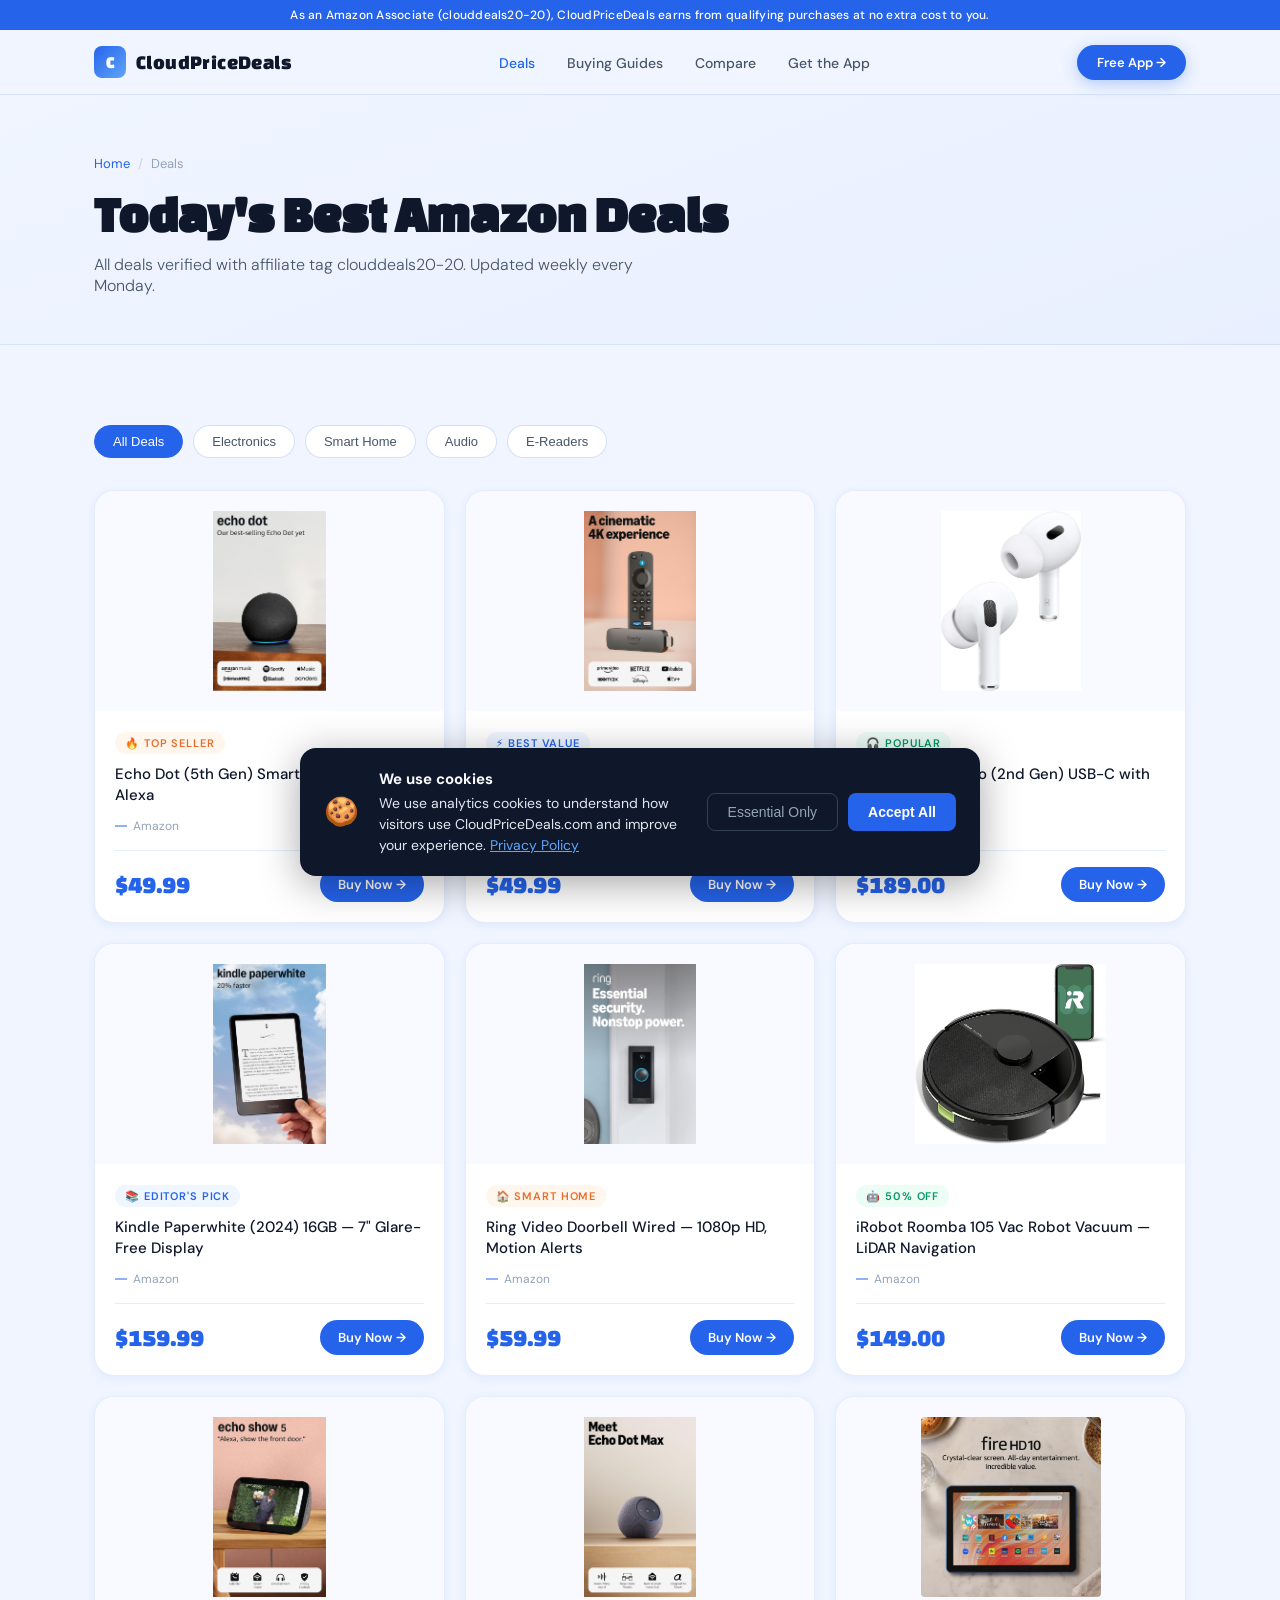
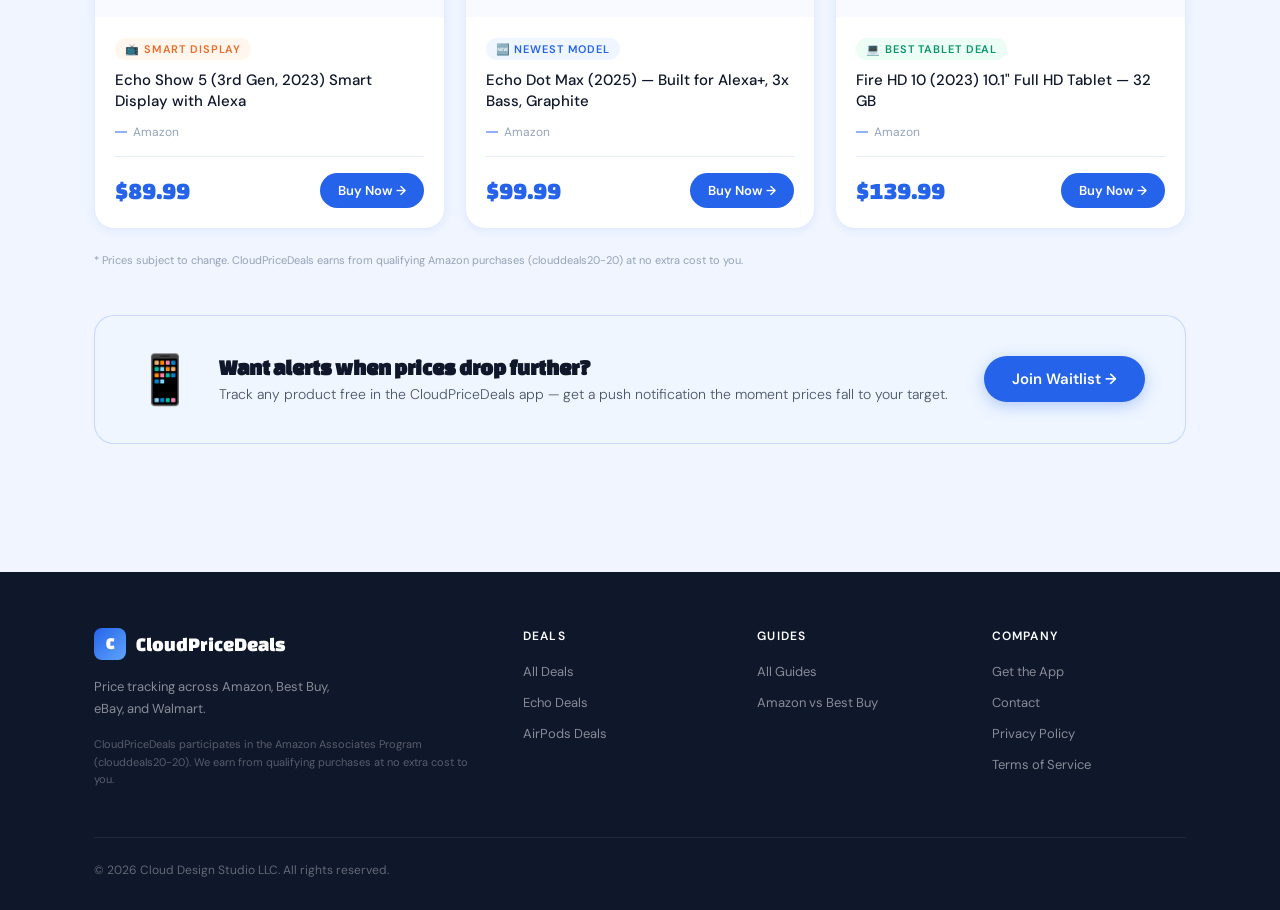
<file: deals/index.html>
<!DOCTYPE html>
<html lang="en">
<head>
<meta charset="UTF-8">
<meta name="viewport" content="width=device-width, initial-scale=1.0">
<title>Best Amazon Deals Today (2026) | CloudPriceDeals</title>
<meta name="description" content="The best Amazon deals right now — tracked and verified by CloudPriceDeals. Updated every Monday.">
<link rel="canonical" href="https://cloudpricedeals.com/deals/">
<link rel="stylesheet" href="../assets/css/style.css">
<style>
.reveal{opacity:0;transform:translateY(20px);transition:opacity .5s ease,transform .5s ease}
.reveal.revealed{opacity:1;transform:translateY(0)}
.filter-bar{display:flex;gap:10px;flex-wrap:wrap;margin-bottom:32px}
.filter-btn{font-size:13px;font-weight:500;padding:8px 18px;border-radius:100px;border:1.5px solid var(--border2);background:var(--white);color:var(--slate);cursor:pointer;transition:all .15s}
.filter-btn:hover,.filter-btn.active{background:var(--blue);color:#fff;border-color:var(--blue)}
.deal-img-wrap{width:100%;height:220px;background:#f8faff;display:flex;align-items:center;justify-content:center;overflow:hidden}
.deal-img-wrap img{width:100%;height:100%;object-fit:contain;padding:20px;transition:transform .3s}
.deal-card:hover .deal-img-wrap img{transform:scale(1.06)}
.deal-img-fallback{display:none;font-size:56px;line-height:1}
</style>
</head>
<body>

<div class="affiliate-bar">As an Amazon Associate (clouddeals20-20), CloudPriceDeals earns from qualifying purchases at no extra cost to you.</div>

<nav class="nav">
  <div class="container nav-inner">
    <a href="../" class="nav-logo"><div class="nav-logo-icon">C</div>CloudPriceDeals</a>
    <ul class="nav-links">
      <li><a href="../deals/" class="active">Deals</a></li>
      <li><a href="../guides/">Buying Guides</a></li>
      <li><a href="../compare/">Compare</a></li>
      <li><a href="../app/">Get the App</a></li>
    </ul>
    <a href="../app/" class="btn btn-primary btn-sm">Free App →</a>
  </div>
</nav>

<div class="page-hero">
  <div class="container">
    <div class="breadcrumb"><a href="../">Home</a><span>/</span>Deals</div>
    <h1>Today's Best Amazon Deals</h1>
    <p>All deals verified with affiliate tag clouddeals20-20. Updated weekly every Monday.</p>
  </div>
</div>

<section class="section">
  <div class="container">
    <div class="filter-bar">
      <button class="filter-btn active" onclick="filterDeals('all',this)">All Deals</button>
      <button class="filter-btn" onclick="filterDeals('electronics',this)">Electronics</button>
      <button class="filter-btn" onclick="filterDeals('smart-home',this)">Smart Home</button>
      <button class="filter-btn" onclick="filterDeals('audio',this)">Audio</button>
      <button class="filter-btn" onclick="filterDeals('ereader',this)">E-Readers</button>
    </div>

    <div class="deal-grid" id="dealGrid">

      <!-- 1. Echo Dot 5th Gen — B09B8V1LZ3 ✅ IN STOCK -->
      <a href="https://www.amazon.com/dp/B09B8V1LZ3?tag=clouddeals20-20" target="_blank" rel="noopener sponsored" class="deal-card reveal" data-category="smart-home">
        <div class="deal-img-wrap">
          <img src="../assets/images/echo-dot.jpg" alt="Echo Dot 5th Gen" onerror="this.style.display='none';this.nextElementSibling.style.display='block'">
          <div class="deal-img-fallback">🔊</div>
        </div>
        <div class="deal-card-body">
          <div class="deal-card-tag"><span class="tag tag-orange">🔥 Top Seller</span></div>
          <div class="deal-card-name">Echo Dot (5th Gen) Smart Speaker with Alexa</div>
          <div class="deal-card-retailer">Amazon</div>
          <div class="deal-card-footer"><span class="deal-price">$49.99</span><div class="deal-btn">Buy Now →</div></div>
        </div>
      </a>

      <!-- 2. Fire TV Stick 4K Plus — B0F7Z4QZTT ✅ IN STOCK -->
      <!-- NOTE: GitHub image filename has a space: "amazon_fire tv_stick 4K.jpg" -->
      <a href="https://www.amazon.com/dp/B0F7Z4QZTT?tag=clouddeals20-20" target="_blank" rel="noopener sponsored" class="deal-card reveal" data-category="electronics">
        <div class="deal-img-wrap">
          <img src="../assets/images/amazon_fire tv_stick 4K.jpg" alt="Fire TV Stick 4K Plus" onerror="this.style.display='none';this.nextElementSibling.style.display='block'">
          <div class="deal-img-fallback">📺</div>
        </div>
        <div class="deal-card-body">
          <div class="deal-card-tag"><span class="tag tag-blue">⚡ Best Value</span></div>
          <div class="deal-card-name">Fire TV Stick 4K Plus (Newest Model) — Wi-Fi 6, Alexa+</div>
          <div class="deal-card-retailer">Amazon</div>
          <div class="deal-card-footer"><span class="deal-price">$49.99</span><div class="deal-btn">Buy Now →</div></div>
        </div>
      </a>

      <!-- 3. AirPods Pro 2nd Gen — B0CHWRXH8B ✅ IN STOCK -->
      <a href="https://www.amazon.com/dp/B0CHWRXH8B?tag=clouddeals20-20" target="_blank" rel="noopener sponsored" class="deal-card reveal" data-category="audio">
        <div class="deal-img-wrap">
          <img src="../assets/images/apple_airpods_pro.jpg" alt="AirPods Pro 2nd Gen" onerror="this.style.display='none';this.nextElementSibling.style.display='block'">
          <div class="deal-img-fallback">🎧</div>
        </div>
        <div class="deal-card-body">
          <div class="deal-card-tag"><span class="tag tag-green">🎧 Popular</span></div>
          <div class="deal-card-name">Apple AirPods Pro (2nd Gen) USB-C with MagSafe</div>
          <div class="deal-card-retailer">Amazon</div>
          <div class="deal-card-footer"><span class="deal-price">$189.00</span><div class="deal-btn">Buy Now →</div></div>
        </div>
      </a>

      <!-- 4. Kindle Paperwhite 2024 — B0CFPJYX7P ✅ IN STOCK -->
      <a href="https://www.amazon.com/dp/B0CFPJYX7P?tag=clouddeals20-20" target="_blank" rel="noopener sponsored" class="deal-card reveal" data-category="ereader">
        <div class="deal-img-wrap">
          <img src="../assets/images/amazon_kindle_paperwhite.jpg" alt="Kindle Paperwhite 2024" onerror="this.style.display='none';this.nextElementSibling.style.display='block'">
          <div class="deal-img-fallback">📚</div>
        </div>
        <div class="deal-card-body">
          <div class="deal-card-tag"><span class="tag tag-blue">📚 Editor's Pick</span></div>
          <div class="deal-card-name">Kindle Paperwhite (2024) 16GB — 7" Glare-Free Display</div>
          <div class="deal-card-retailer">Amazon</div>
          <div class="deal-card-footer"><span class="deal-price">$159.99</span><div class="deal-btn">Buy Now →</div></div>
        </div>
      </a>

      <!-- 5. Ring Video Doorbell Wired — B08CKHPP52 ✅ IN STOCK -->
      <a href="https://www.amazon.com/dp/B08CKHPP52?tag=clouddeals20-20" target="_blank" rel="noopener sponsored" class="deal-card reveal" data-category="smart-home">
        <div class="deal-img-wrap">
          <img src="../assets/images/ring_video_wired_doorbell.jpg" alt="Ring Video Doorbell Wired" onerror="this.style.display='none';this.nextElementSibling.style.display='block'">
          <div class="deal-img-fallback">🚪</div>
        </div>
        <div class="deal-card-body">
          <div class="deal-card-tag"><span class="tag tag-orange">🏠 Smart Home</span></div>
          <div class="deal-card-name">Ring Video Doorbell Wired — 1080p HD, Motion Alerts</div>
          <div class="deal-card-retailer">Amazon</div>
          <div class="deal-card-footer"><span class="deal-price">$59.99</span><div class="deal-btn">Buy Now →</div></div>
        </div>
      </a>

      <!-- 6. iRobot Roomba 105 — B0DX6KZR9T ✅ IN STOCK -->
      <a href="https://www.amazon.com/dp/B0DX6KZR9T?tag=clouddeals20-20" target="_blank" rel="noopener sponsored" class="deal-card reveal" data-category="electronics">
        <div class="deal-img-wrap">
          <img src="../assets/images/irobot_roomba_105_vac.jpg" alt="iRobot Roomba 105" onerror="this.style.display='none';this.nextElementSibling.style.display='block'">
          <div class="deal-img-fallback">🤖</div>
        </div>
        <div class="deal-card-body">
          <div class="deal-card-tag"><span class="tag tag-green">🤖 50% Off</span></div>
          <div class="deal-card-name">iRobot Roomba 105 Vac Robot Vacuum — LiDAR Navigation</div>
          <div class="deal-card-retailer">Amazon</div>
          <div class="deal-card-footer"><span class="deal-price">$149.00</span><div class="deal-btn">Buy Now →</div></div>
        </div>
      </a>

      <!-- 7. Echo Show 5 3rd Gen — B09B2SBHQK ✅ IN STOCK -->
      <a href="https://www.amazon.com/dp/B09B2SBHQK?tag=clouddeals20-20" target="_blank" rel="noopener sponsored" class="deal-card reveal" data-category="smart-home">
        <div class="deal-img-wrap">
          <img src="../assets/images/amazon_echo_show_5.jpg" alt="Echo Show 5 3rd Gen" onerror="this.style.display='none';this.nextElementSibling.style.display='block'">
          <div class="deal-img-fallback">🖥️</div>
        </div>
        <div class="deal-card-body">
          <div class="deal-card-tag"><span class="tag tag-orange">📺 Smart Display</span></div>
          <div class="deal-card-name">Echo Show 5 (3rd Gen, 2023) Smart Display with Alexa</div>
          <div class="deal-card-retailer">Amazon</div>
          <div class="deal-card-footer"><span class="deal-price">$89.99</span><div class="deal-btn">Buy Now →</div></div>
        </div>
      </a>

      <!-- 8. Echo Dot Max 2025 — B0D6SX8VLQ ✅ IN STOCK -->
      <a href="https://www.amazon.com/dp/B0D6SX8VLQ?tag=clouddeals20-20" target="_blank" rel="noopener sponsored" class="deal-card reveal" data-category="audio">
        <div class="deal-img-wrap">
          <img src="../assets/images/amazon_echo_dot_max.jpg" alt="Echo Dot Max 2025" onerror="this.style.display='none';this.nextElementSibling.style.display='block'">
          <div class="deal-img-fallback">🎵</div>
        </div>
        <div class="deal-card-body">
          <div class="deal-card-tag"><span class="tag tag-blue">🆕 Newest Model</span></div>
          <div class="deal-card-name">Echo Dot Max (2025) — Built for Alexa+, 3x Bass, Graphite</div>
          <div class="deal-card-retailer">Amazon</div>
          <div class="deal-card-footer"><span class="deal-price">$99.99</span><div class="deal-btn">Buy Now →</div></div>
        </div>
      </a>

      <!-- 9. Fire HD 10 2023 — B0BL5XPDR6 ✅ IN STOCK -->
      <a href="https://www.amazon.com/dp/B0BL5XPDR6?tag=clouddeals20-20" target="_blank" rel="noopener sponsored" class="deal-card reveal" data-category="electronics">
        <div class="deal-img-wrap">
          <img src="../assets/images/amazon_fire_hd.jpg" alt="Fire HD 10 Tablet 2023" onerror="this.style.display='none';this.nextElementSibling.style.display='block'">
          <div class="deal-img-fallback">💻</div>
        </div>
        <div class="deal-card-body">
          <div class="deal-card-tag"><span class="tag tag-green">💻 Best Tablet Deal</span></div>
          <div class="deal-card-name">Fire HD 10 (2023) 10.1" Full HD Tablet — 32 GB</div>
          <div class="deal-card-retailer">Amazon</div>
          <div class="deal-card-footer"><span class="deal-price">$139.99</span><div class="deal-btn">Buy Now →</div></div>
        </div>
      </a>

    </div>

    <p style="font-size:11px;color:var(--muted);margin-top:24px;">
      * Prices subject to change. CloudPriceDeals earns from qualifying Amazon purchases (clouddeals20-20) at no extra cost to you.
    </p>

    <div class="app-banner reveal" style="margin-top:48px;">
      <div class="app-banner-icon">📱</div>
      <div class="app-banner-text">
        <h3>Want alerts when prices drop further?</h3>
        <p>Track any product free in the CloudPriceDeals app — get a push notification the moment prices fall to your target.</p>
      </div>
      <a href="../app/" class="btn btn-primary">Join Waitlist →</a>
    </div>
  </div>
</section>

<footer>
  <div class="container">
    <div class="footer-grid">
      <div>
        <div class="footer-logo"><div class="nav-logo-icon">C</div>CloudPriceDeals</div>
        <p class="footer-desc">Price tracking across Amazon, Best Buy, eBay, and Walmart.</p>
        <p class="footer-disclosure">CloudPriceDeals participates in the Amazon Associates Program (clouddeals20-20). We earn from qualifying purchases at no extra cost to you.</p>
      </div>
      <div>
        <div class="footer-heading">Deals</div>
        <ul class="footer-links">
          <li><a href="../deals/">All Deals</a></li>
          <li><a href="../guides/best-amazon-echo-deals.html">Echo Deals</a></li>
          <li><a href="../guides/airpods-deals.html">AirPods Deals</a></li>
        </ul>
      </div>
      <div>
        <div class="footer-heading">Guides</div>
        <ul class="footer-links">
          <li><a href="../guides/">All Guides</a></li>
          <li><a href="../compare/amazon-vs-best-buy.html">Amazon vs Best Buy</a></li>
        </ul>
      </div>
      <div>
        <div class="footer-heading">Company</div>
        <ul class="footer-links">
          <li><a href="../app/">Get the App</a></li>
          <li><a href="mailto:info@cloudstudiodesign.com">Contact</a></li>
          <li><a href="../privacy.html">Privacy Policy</a></li>
          <li><a href="../terms.html">Terms of Service</a></li>
        </ul>
      </div>
    </div>
    <div class="footer-bottom"><span>© 2026 Cloud Design Studio LLC. All rights reserved.</span></div>
  </div>
</footer>

<script src="../assets/js/main.js"></script>
<script src="../assets/js/cookie-banner.js"></script>
<script>
function filterDeals(cat,btn){
  document.querySelectorAll('.filter-btn').forEach(b=>b.classList.remove('active'));
  btn.classList.add('active');
  document.querySelectorAll('.deal-card').forEach(card=>{
    card.style.display=(cat==='all'||card.dataset.category===cat)?'flex':'none';
  });
}
</script>
</body>
</html>
</file>
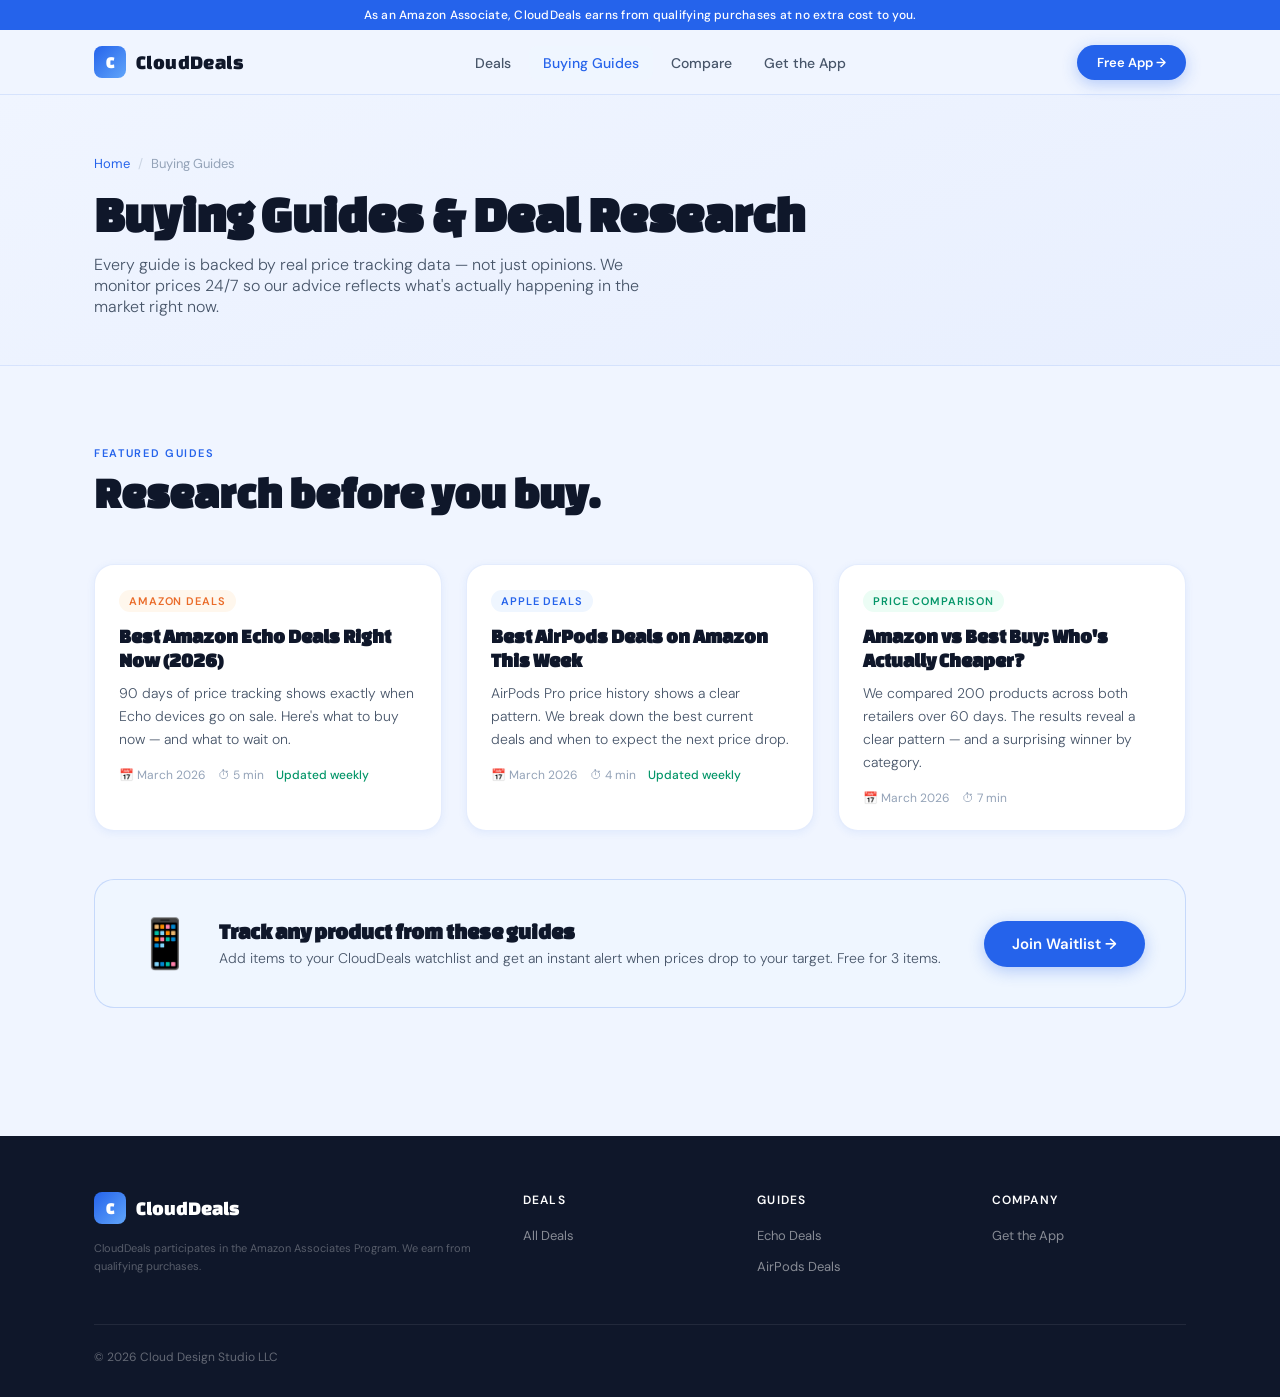
<file: guides/index.html>
<!DOCTYPE html>
<html lang="en">
<head>
<meta charset="UTF-8">
<meta name="viewport" content="width=device-width, initial-scale=1.0">
<title>Buying Guides & Deal Research | CloudDeals</title>
<meta name="description" content="In-depth buying guides and price comparisons for electronics, smart home, and more. Powered by 90 days of real price tracking data.">
<link rel="canonical" href="https://clouddeals.com/guides/">
<link rel="stylesheet" href="../assets/css/style.css">
<style>.reveal{opacity:0;transform:translateY(20px);transition:opacity .6s ease,transform .6s ease}.reveal.revealed{opacity:1;transform:translateY(0)}</style>
</head>
<body>
<div class="affiliate-bar">As an Amazon Associate, CloudDeals earns from qualifying purchases at no extra cost to you.</div>
<nav class="nav">
  <div class="container nav-inner">
    <a href="../" class="nav-logo"><div class="nav-logo-icon">C</div>CloudDeals</a>
    <ul class="nav-links">
      <li><a href="../deals/">Deals</a></li>
      <li><a href="../guides/" class="active">Buying Guides</a></li>
      <li><a href="../compare/">Compare</a></li>
      <li><a href="../app/">Get the App</a></li>
    </ul>
    <a href="../app/" class="btn btn-primary btn-sm">Free App →</a>
  </div>
</nav>
<div class="page-hero">
  <div class="container">
    <div class="breadcrumb"><a href="../">Home</a><span>/</span>Buying Guides</div>
    <h1>Buying Guides & Deal Research</h1>
    <p>Every guide is backed by real price tracking data — not just opinions. We monitor prices 24/7 so our advice reflects what's actually happening in the market right now.</p>
  </div>
</div>
<section class="section">
  <div class="container">
    <div class="section-header reveal"><div class="section-eyebrow">Featured Guides</div><h2 class="section-title">Research before you buy.</h2></div>
    <div class="article-grid">
      <a href="best-amazon-echo-deals.html" class="article-card reveal">
        <div class="article-card-body">
          <div class="article-card-tag"><span class="tag tag-orange">Amazon Deals</span></div>
          <h3 class="article-card-title">Best Amazon Echo Deals Right Now (2026)</h3>
          <p class="article-card-excerpt">90 days of price tracking shows exactly when Echo devices go on sale. Here's what to buy now — and what to wait on.</p>
          <div class="article-card-meta"><span>📅 March 2026</span><span>⏱ 5 min</span><span style="color:var(--green);font-weight:500">Updated weekly</span></div>
        </div>
      </a>
      <a href="airpods-deals.html" class="article-card reveal">
        <div class="article-card-body">
          <div class="article-card-tag"><span class="tag tag-blue">Apple Deals</span></div>
          <h3 class="article-card-title">Best AirPods Deals on Amazon This Week</h3>
          <p class="article-card-excerpt">AirPods Pro price history shows a clear pattern. We break down the best current deals and when to expect the next price drop.</p>
          <div class="article-card-meta"><span>📅 March 2026</span><span>⏱ 4 min</span><span style="color:var(--green);font-weight:500">Updated weekly</span></div>
        </div>
      </a>
      <a href="../compare/amazon-vs-best-buy.html" class="article-card reveal">
        <div class="article-card-body">
          <div class="article-card-tag"><span class="tag tag-green">Price Comparison</span></div>
          <h3 class="article-card-title">Amazon vs Best Buy: Who's Actually Cheaper?</h3>
          <p class="article-card-excerpt">We compared 200 products across both retailers over 60 days. The results reveal a clear pattern — and a surprising winner by category.</p>
          <div class="article-card-meta"><span>📅 March 2026</span><span>⏱ 7 min</span></div>
        </div>
      </a>
    </div>
    <div class="app-banner reveal" style="margin-top:48px;">
      <div class="app-banner-icon">📱</div>
      <div class="app-banner-text"><h3>Track any product from these guides</h3><p>Add items to your CloudDeals watchlist and get an instant alert when prices drop to your target. Free for 3 items.</p></div>
      <a href="../app/" class="btn btn-primary">Join Waitlist →</a>
    </div>
  </div>
</section>
<footer>
  <div class="container">
    <div class="footer-grid">
      <div><div class="footer-logo"><div class="nav-logo-icon">C</div>CloudDeals</div><p class="footer-disclosure">CloudDeals participates in the Amazon Associates Program. We earn from qualifying purchases.</p></div>
      <div><div class="footer-heading">Deals</div><ul class="footer-links"><li><a href="../deals/">All Deals</a></li></ul></div>
      <div><div class="footer-heading">Guides</div><ul class="footer-links"><li><a href="best-amazon-echo-deals.html">Echo Deals</a></li><li><a href="airpods-deals.html">AirPods Deals</a></li></ul></div>
      <div><div class="footer-heading">Company</div><ul class="footer-links"><li><a href="../app/">Get the App</a></li></ul></div>
    </div>
    <div class="footer-bottom"><span>© 2026 Cloud Design Studio LLC</span></div>
  </div>
</footer>
<script src="../assets/js/main.js"></script>
</body>
</html>
</file>
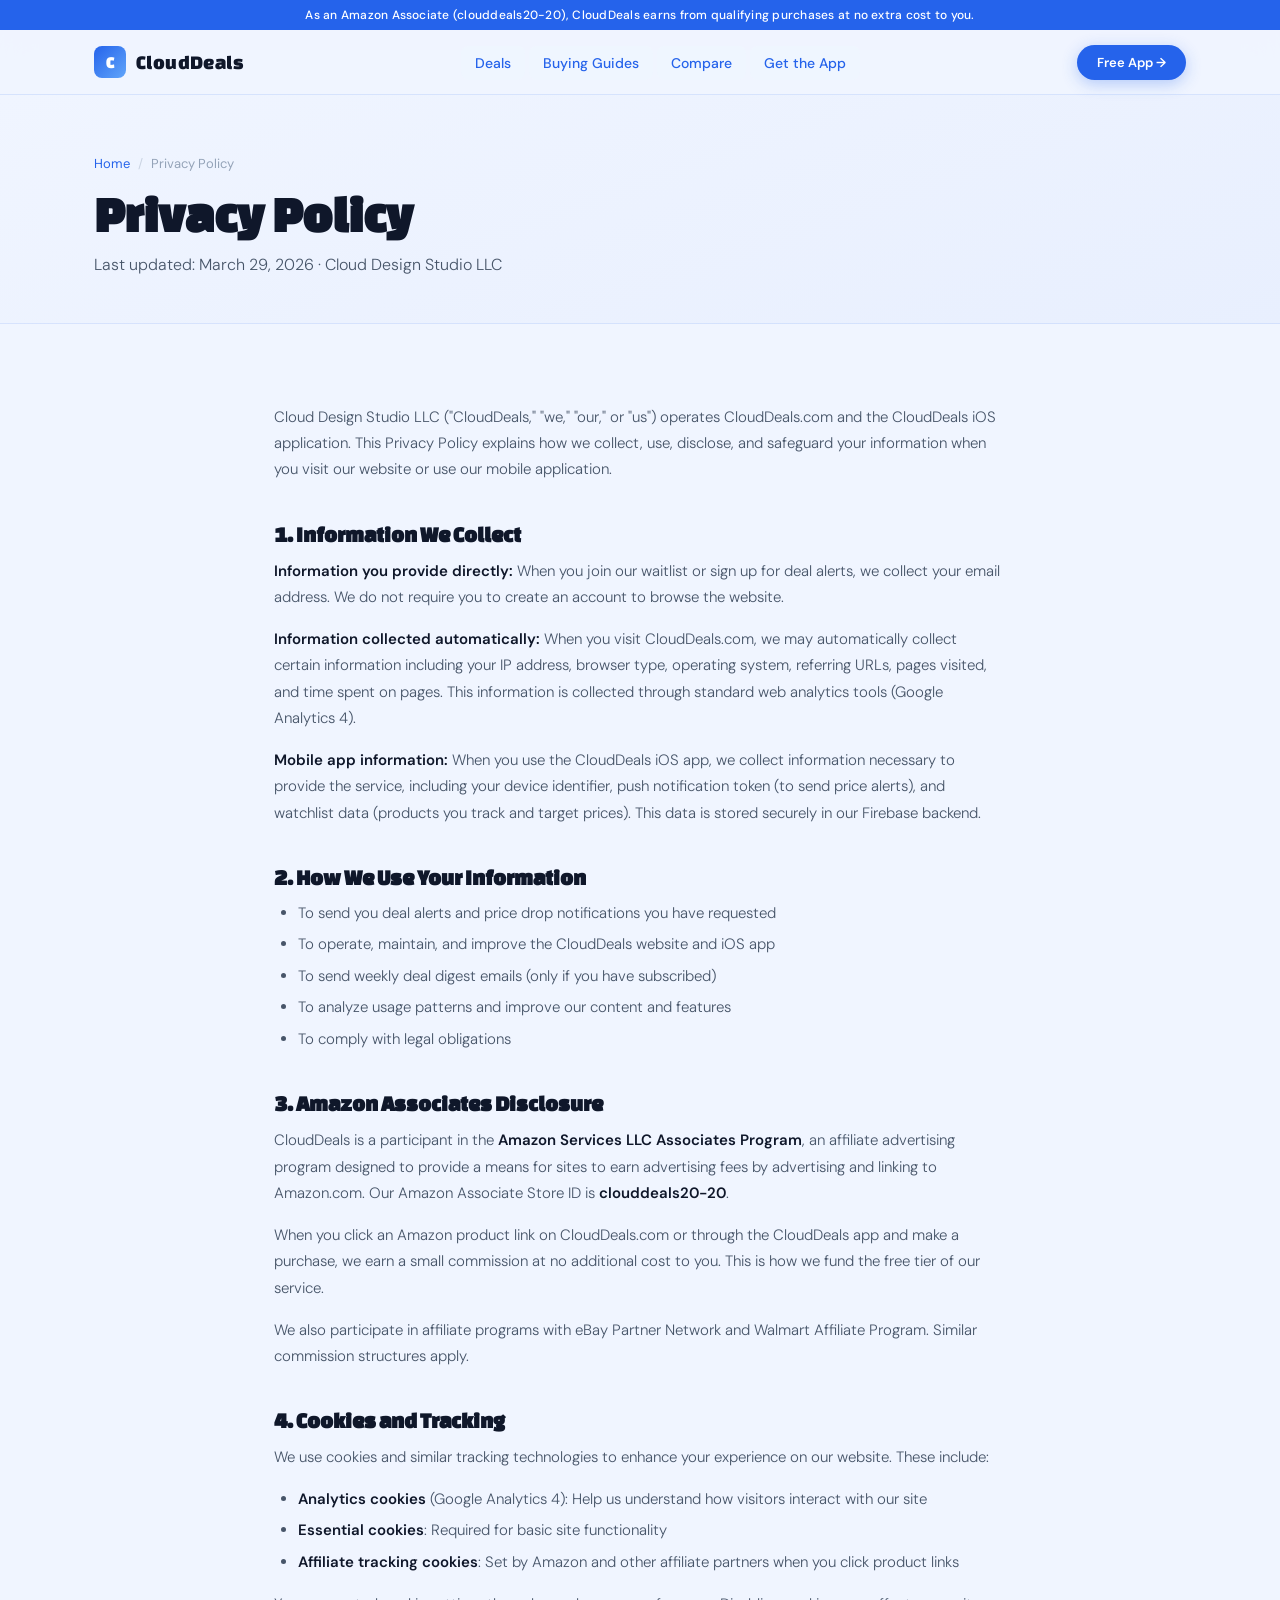
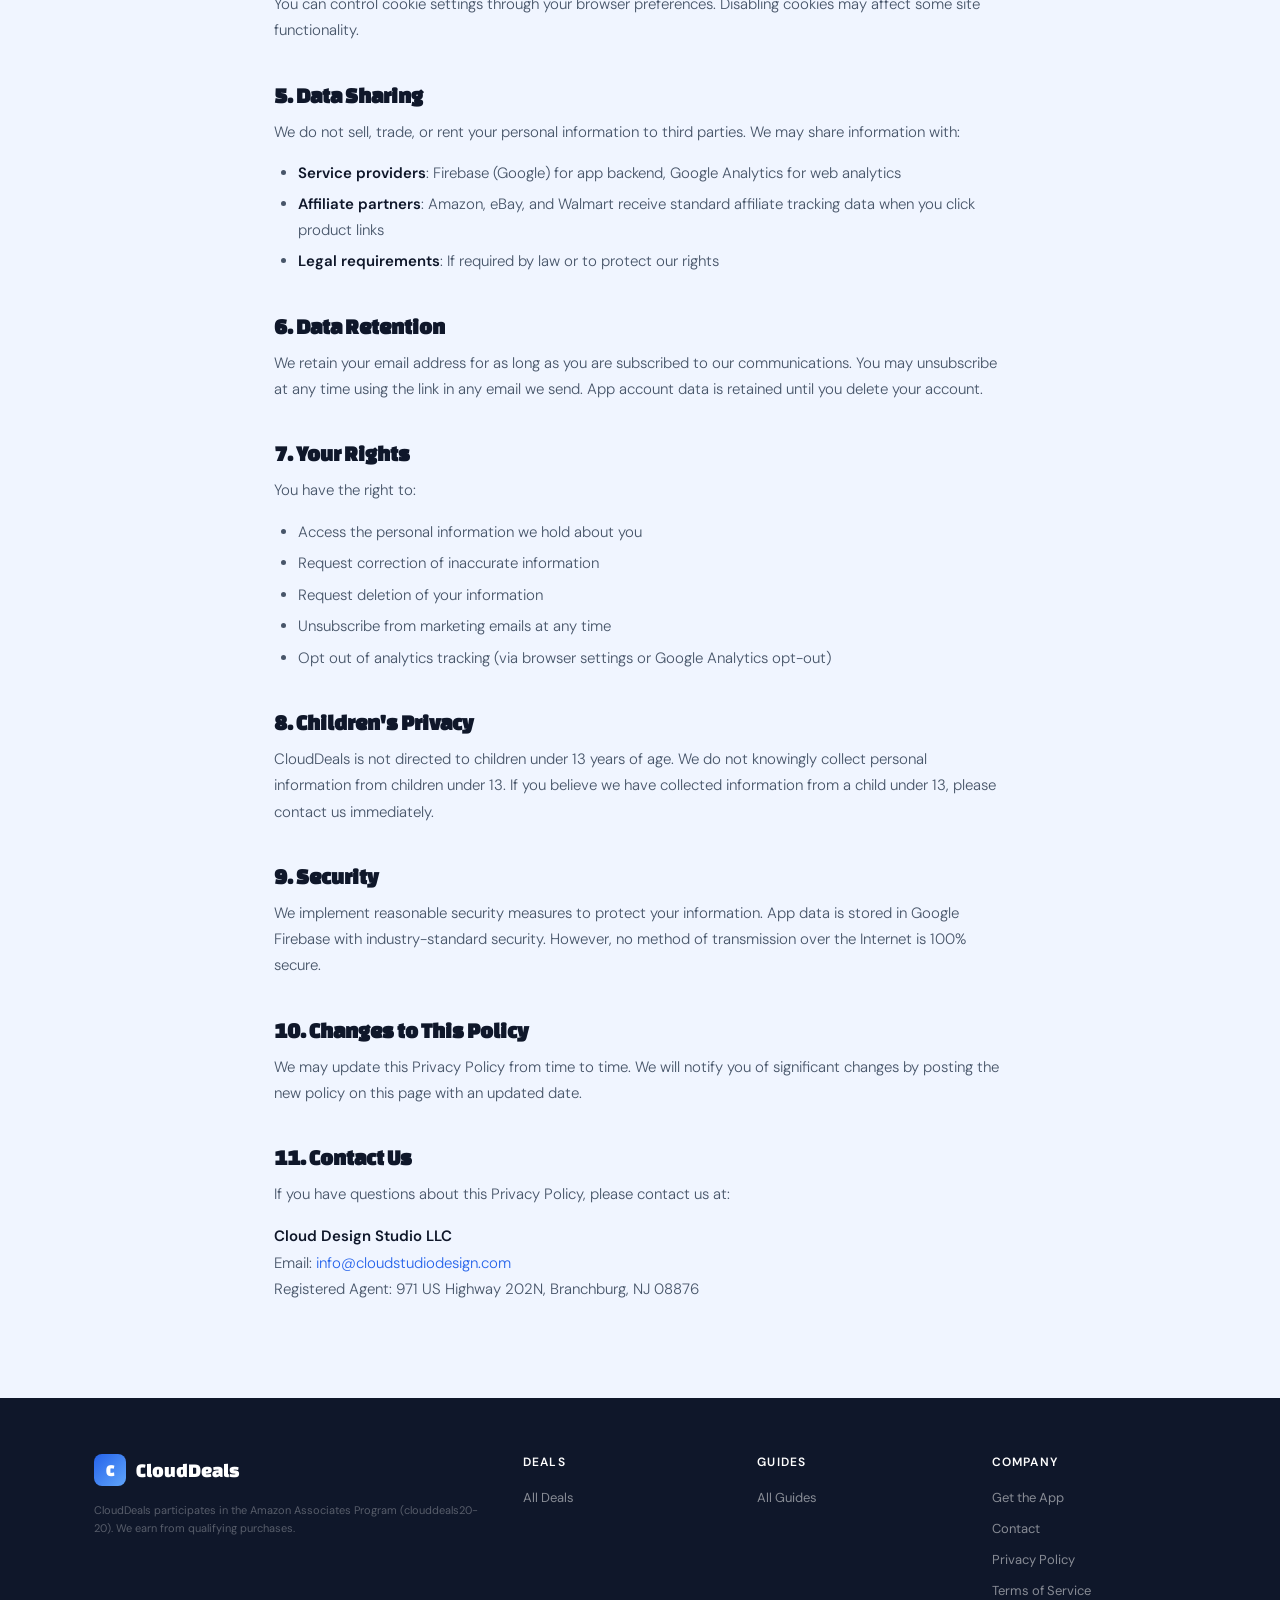
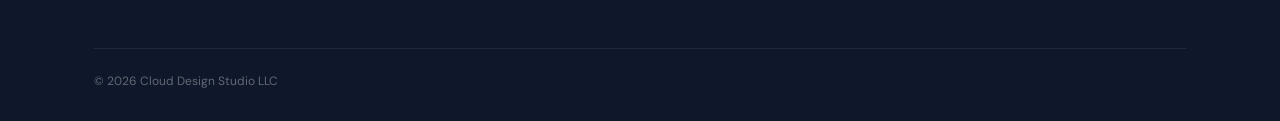
<file: privacy.html>
<!DOCTYPE html>
<html lang="en">
<head>
<meta charset="UTF-8">
<meta name="viewport" content="width=device-width, initial-scale=1.0">
<title>Privacy Policy | CloudDeals</title>
<meta name="description" content="CloudDeals Privacy Policy — how we collect, use, and protect your information.">
<link rel="stylesheet" href="assets/css/style.css">
<style>
.legal-body h2{font-family:var(--ff-head);font-size:22px;color:var(--navy);margin:40px 0 12px}
.legal-body p{font-size:15px;line-height:1.75;color:var(--slate);font-weight:300;margin-bottom:16px}
.legal-body ul{padding-left:24px;margin-bottom:16px}
.legal-body li{font-size:15px;line-height:1.7;color:var(--slate);font-weight:300;margin-bottom:6px}
.legal-body strong{color:var(--navy);font-weight:600}
</style>
</head>
<body>
<div class="affiliate-bar">As an Amazon Associate (clouddeals20-20), CloudDeals earns from qualifying purchases at no extra cost to you.</div>
<nav class="nav">
  <div class="container nav-inner">
    <a href="/" class="nav-logo"><div class="nav-logo-icon">C</div>CloudDeals</a>
    <ul class="nav-links">
      <li><a href="deals/">Deals</a></li>
      <li><a href="guides/">Buying Guides</a></li>
      <li><a href="compare/">Compare</a></li>
      <li><a href="app/">Get the App</a></li>
    </ul>
    <a href="app/" class="btn btn-primary btn-sm">Free App →</a>
  </div>
</nav>

<div class="page-hero">
  <div class="container">
    <div class="breadcrumb"><a href="/">Home</a><span>/</span>Privacy Policy</div>
    <h1>Privacy Policy</h1>
    <p>Last updated: March 29, 2026 · Cloud Design Studio LLC</p>
  </div>
</div>

<section class="section">
  <div class="container" style="max-width:780px">
    <div class="legal-body">

      <p>Cloud Design Studio LLC ("CloudDeals," "we," "our," or "us") operates CloudDeals.com and the CloudDeals iOS application. This Privacy Policy explains how we collect, use, disclose, and safeguard your information when you visit our website or use our mobile application.</p>

      <h2>1. Information We Collect</h2>
      <p><strong>Information you provide directly:</strong> When you join our waitlist or sign up for deal alerts, we collect your email address. We do not require you to create an account to browse the website.</p>
      <p><strong>Information collected automatically:</strong> When you visit CloudDeals.com, we may automatically collect certain information including your IP address, browser type, operating system, referring URLs, pages visited, and time spent on pages. This information is collected through standard web analytics tools (Google Analytics 4).</p>
      <p><strong>Mobile app information:</strong> When you use the CloudDeals iOS app, we collect information necessary to provide the service, including your device identifier, push notification token (to send price alerts), and watchlist data (products you track and target prices). This data is stored securely in our Firebase backend.</p>

      <h2>2. How We Use Your Information</h2>
      <ul>
        <li>To send you deal alerts and price drop notifications you have requested</li>
        <li>To operate, maintain, and improve the CloudDeals website and iOS app</li>
        <li>To send weekly deal digest emails (only if you have subscribed)</li>
        <li>To analyze usage patterns and improve our content and features</li>
        <li>To comply with legal obligations</li>
      </ul>

      <h2>3. Amazon Associates Disclosure</h2>
      <p>CloudDeals is a participant in the <strong>Amazon Services LLC Associates Program</strong>, an affiliate advertising program designed to provide a means for sites to earn advertising fees by advertising and linking to Amazon.com. Our Amazon Associate Store ID is <strong>clouddeals20-20</strong>.</p>
      <p>When you click an Amazon product link on CloudDeals.com or through the CloudDeals app and make a purchase, we earn a small commission at no additional cost to you. This is how we fund the free tier of our service.</p>
      <p>We also participate in affiliate programs with eBay Partner Network and Walmart Affiliate Program. Similar commission structures apply.</p>

      <h2>4. Cookies and Tracking</h2>
      <p>We use cookies and similar tracking technologies to enhance your experience on our website. These include:</p>
      <ul>
        <li><strong>Analytics cookies</strong> (Google Analytics 4): Help us understand how visitors interact with our site</li>
        <li><strong>Essential cookies</strong>: Required for basic site functionality</li>
        <li><strong>Affiliate tracking cookies</strong>: Set by Amazon and other affiliate partners when you click product links</li>
      </ul>
      <p>You can control cookie settings through your browser preferences. Disabling cookies may affect some site functionality.</p>

      <h2>5. Data Sharing</h2>
      <p>We do not sell, trade, or rent your personal information to third parties. We may share information with:</p>
      <ul>
        <li><strong>Service providers</strong>: Firebase (Google) for app backend, Google Analytics for web analytics</li>
        <li><strong>Affiliate partners</strong>: Amazon, eBay, and Walmart receive standard affiliate tracking data when you click product links</li>
        <li><strong>Legal requirements</strong>: If required by law or to protect our rights</li>
      </ul>

      <h2>6. Data Retention</h2>
      <p>We retain your email address for as long as you are subscribed to our communications. You may unsubscribe at any time using the link in any email we send. App account data is retained until you delete your account.</p>

      <h2>7. Your Rights</h2>
      <p>You have the right to:</p>
      <ul>
        <li>Access the personal information we hold about you</li>
        <li>Request correction of inaccurate information</li>
        <li>Request deletion of your information</li>
        <li>Unsubscribe from marketing emails at any time</li>
        <li>Opt out of analytics tracking (via browser settings or Google Analytics opt-out)</li>
      </ul>

      <h2>8. Children's Privacy</h2>
      <p>CloudDeals is not directed to children under 13 years of age. We do not knowingly collect personal information from children under 13. If you believe we have collected information from a child under 13, please contact us immediately.</p>

      <h2>9. Security</h2>
      <p>We implement reasonable security measures to protect your information. App data is stored in Google Firebase with industry-standard security. However, no method of transmission over the Internet is 100% secure.</p>

      <h2>10. Changes to This Policy</h2>
      <p>We may update this Privacy Policy from time to time. We will notify you of significant changes by posting the new policy on this page with an updated date.</p>

      <h2>11. Contact Us</h2>
      <p>If you have questions about this Privacy Policy, please contact us at:</p>
      <p><strong>Cloud Design Studio LLC</strong><br>
      Email: <a href="mailto:info@cloudstudiodesign.com" style="color:var(--blue)">info@cloudstudiodesign.com</a><br>
      Registered Agent: 971 US Highway 202N, Branchburg, NJ 08876</p>

    </div>
  </div>
</section>

<footer>
  <div class="container">
    <div class="footer-grid">
      <div><div class="footer-logo"><div class="nav-logo-icon">C</div>CloudDeals</div><p class="footer-disclosure">CloudDeals participates in the Amazon Associates Program (clouddeals20-20). We earn from qualifying purchases.</p></div>
      <div><div class="footer-heading">Deals</div><ul class="footer-links"><li><a href="deals/">All Deals</a></li></ul></div>
      <div><div class="footer-heading">Guides</div><ul class="footer-links"><li><a href="guides/">All Guides</a></li></ul></div>
      <div><div class="footer-heading">Company</div><ul class="footer-links"><li><a href="app/">Get the App</a></li><li><a href="mailto:info@cloudstudiodesign.com">Contact</a></li><li><a href="privacy.html">Privacy Policy</a></li><li><a href="terms.html">Terms of Service</a></li></ul></div>
    </div>
    <div class="footer-bottom"><span>© 2026 Cloud Design Studio LLC</span></div>
  </div>
</footer>
<script src="assets/js/main.js"></script>
</body>
</html>
</file>
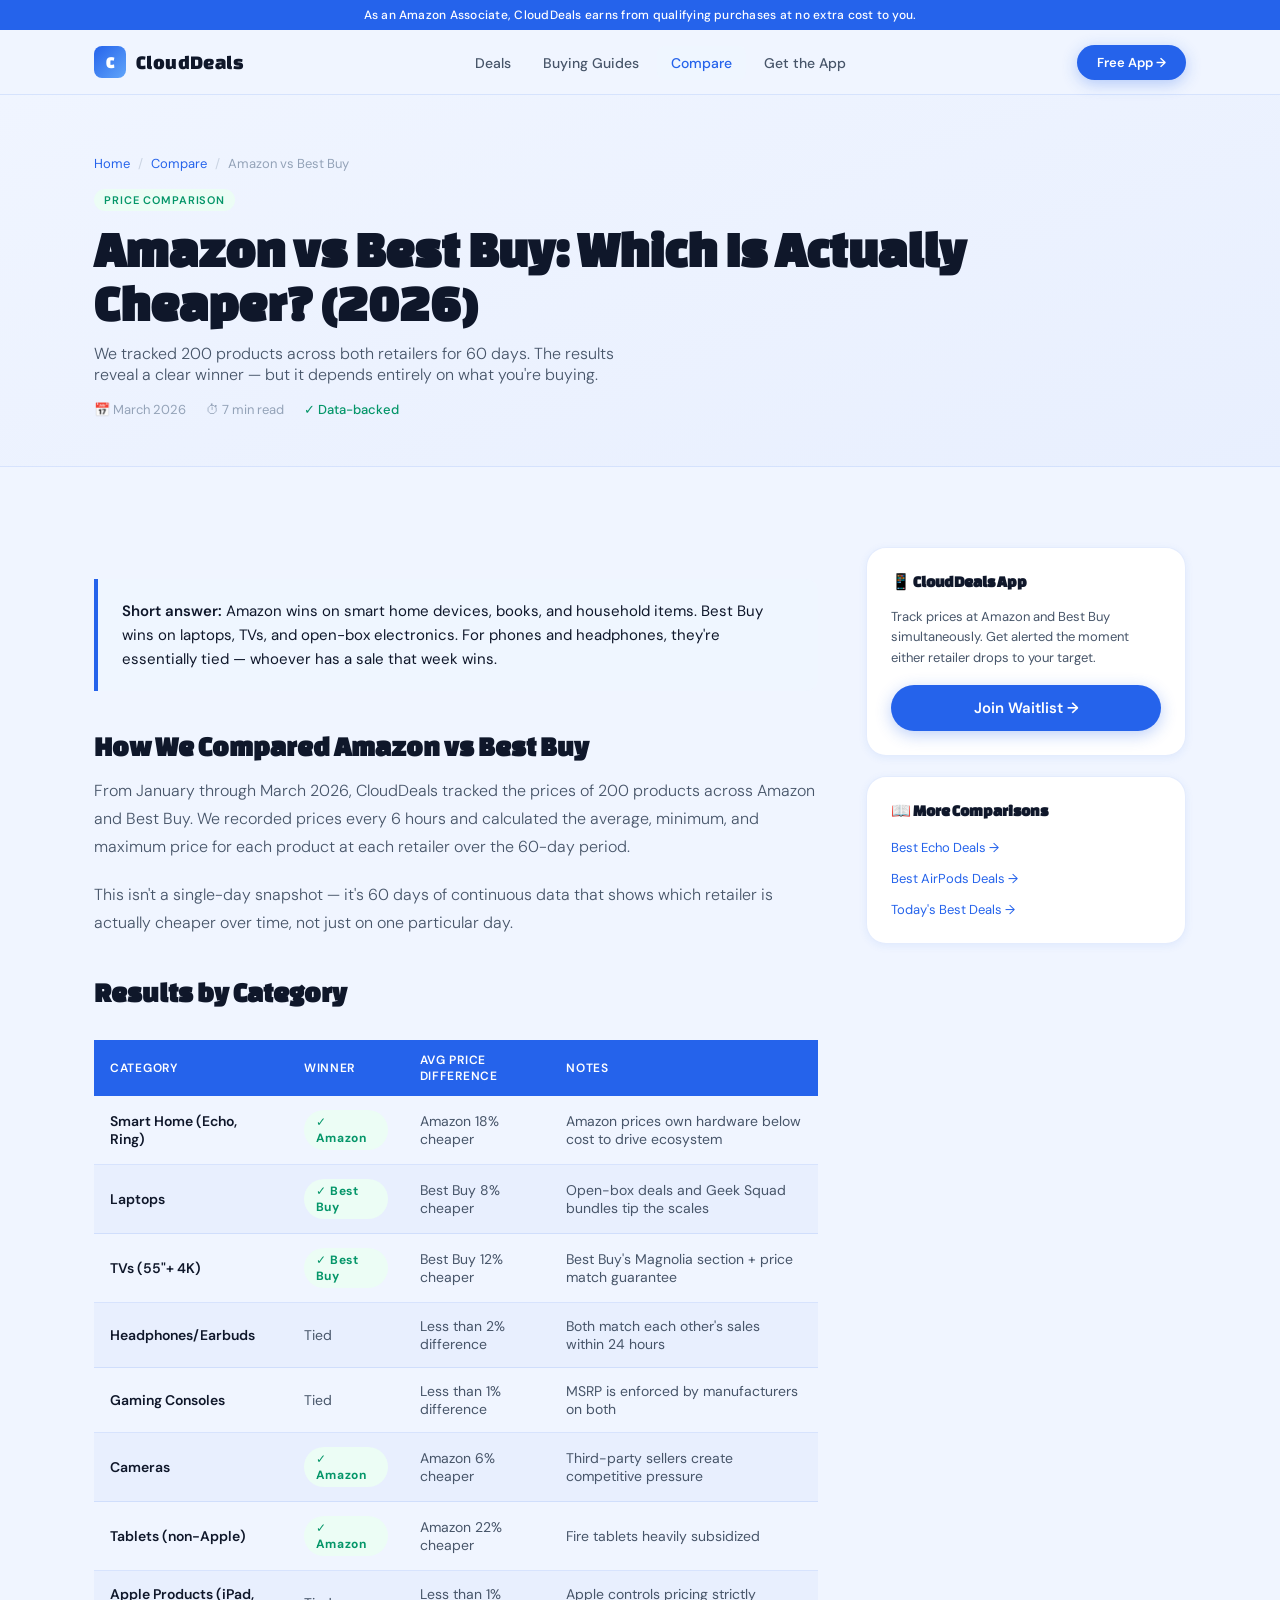
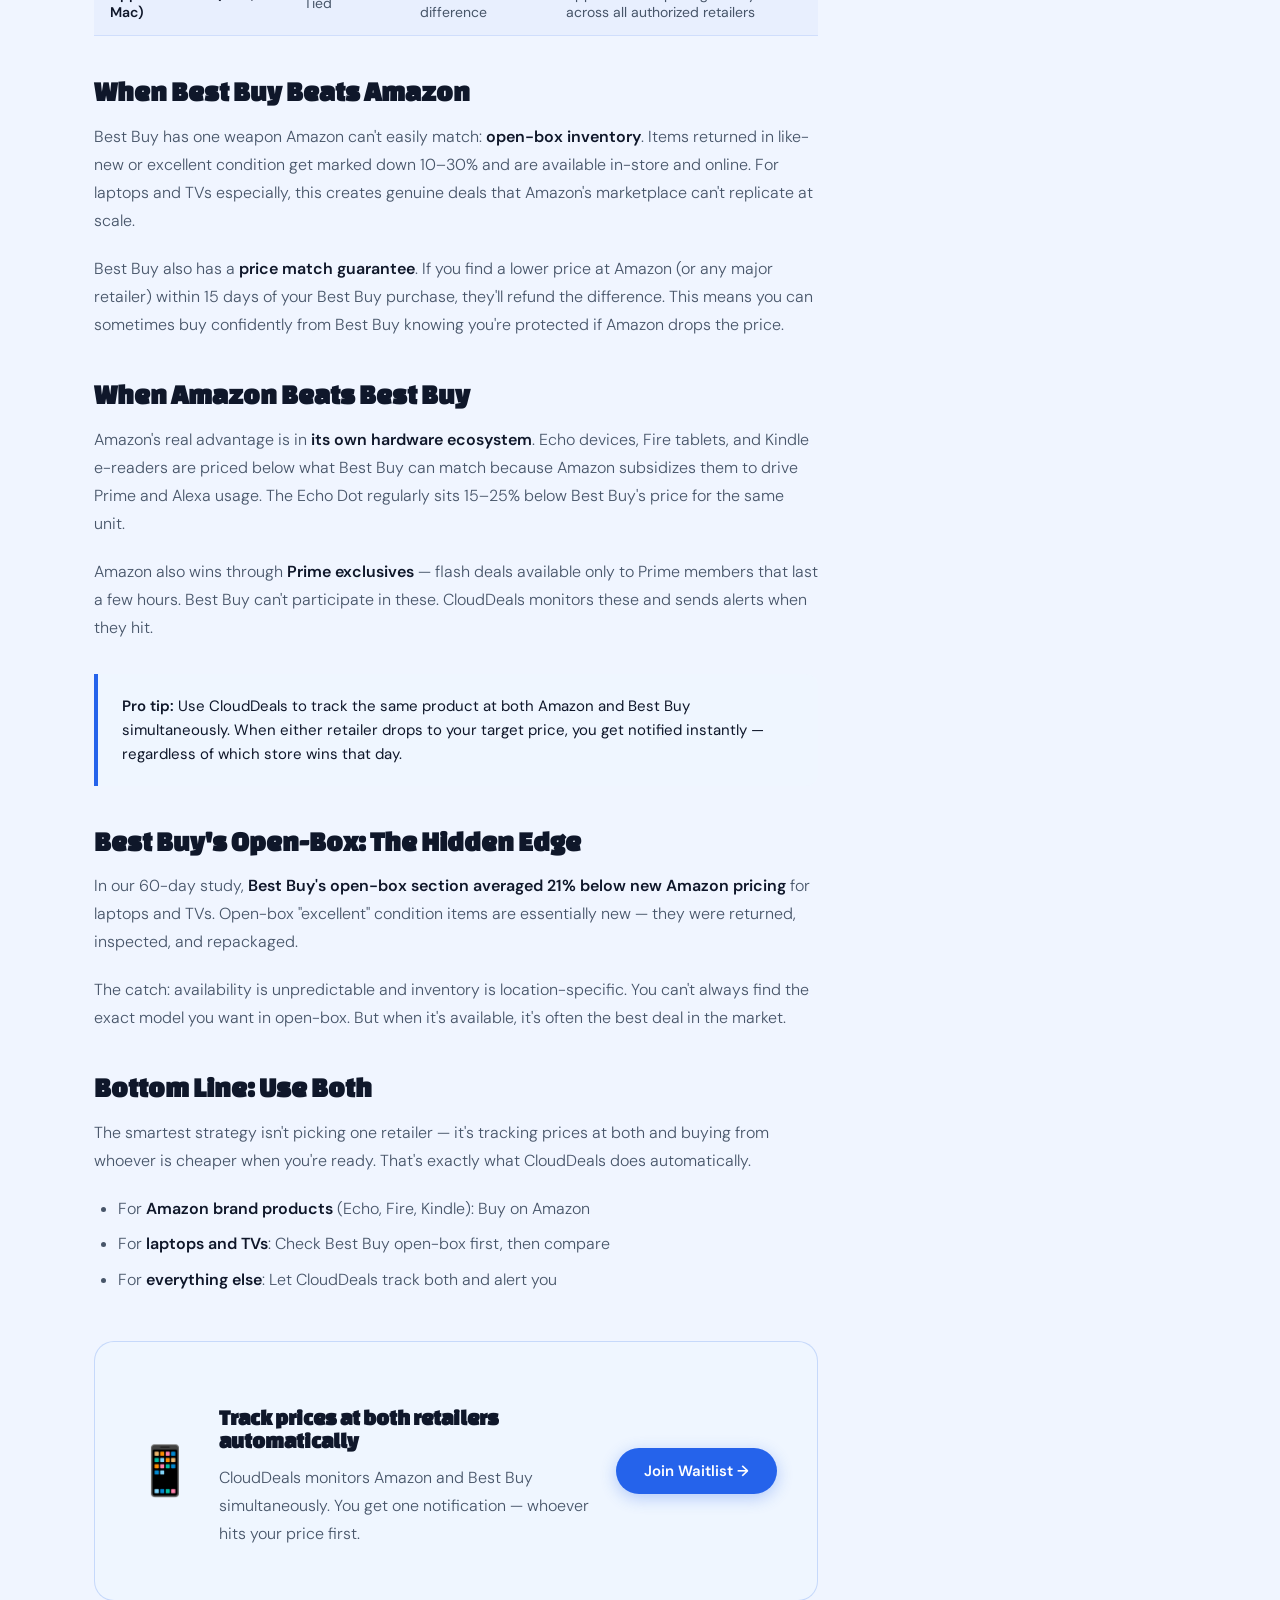
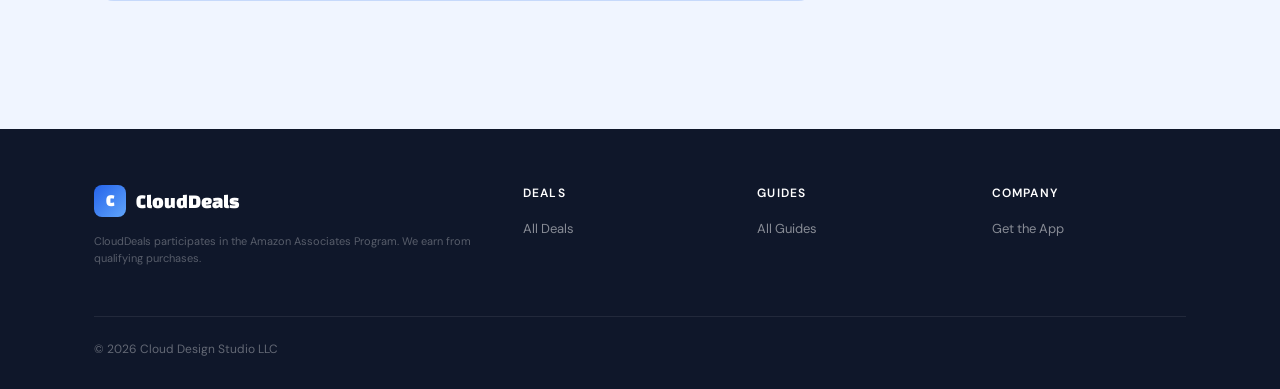
<file: compare/amazon-vs-best-buy.html>
<!DOCTYPE html>
<html lang="en">
<head>
<meta charset="UTF-8">
<meta name="viewport" content="width=device-width, initial-scale=1.0">
<title>Amazon vs Best Buy: Which Is Cheaper for Electronics? (2026) | CloudDeals</title>
<meta name="description" content="We compared 200 products across Amazon and Best Buy over 60 days. Here's which retailer is actually cheaper — the answer depends on the category.">
<link rel="canonical" href="https://clouddeals.com/compare/amazon-vs-best-buy.html">
<link rel="stylesheet" href="../assets/css/style.css">
<script type="application/ld+json">{"@context":"https://schema.org","@type":"Article","headline":"Amazon vs Best Buy: Which Is Cheaper for Electronics?","datePublished":"2026-03-01","dateModified":"2026-03-29","publisher":{"@type":"Organization","name":"CloudDeals","url":"https://clouddeals.com"}}</script>
<style>.reveal{opacity:0;transform:translateY(20px);transition:opacity .6s ease,transform .6s ease}.reveal.revealed{opacity:1;transform:translateY(0)}.winner-badge{display:inline-flex;align-items:center;gap:6px;background:var(--green-lt);color:var(--green);font-size:12px;font-weight:700;padding:4px 12px;border-radius:100px;letter-spacing:.05em}</style>
</head>
<body>
<div class="affiliate-bar">As an Amazon Associate, CloudDeals earns from qualifying purchases at no extra cost to you.</div>
<nav class="nav">
  <div class="container nav-inner">
    <a href="../" class="nav-logo"><div class="nav-logo-icon">C</div>CloudDeals</a>
    <ul class="nav-links"><li><a href="../deals/">Deals</a></li><li><a href="../guides/">Buying Guides</a></li><li><a href="../compare/" class="active">Compare</a></li><li><a href="../app/">Get the App</a></li></ul>
    <a href="../app/" class="btn btn-primary btn-sm">Free App →</a>
  </div>
</nav>
<div class="page-hero">
  <div class="container">
    <div class="breadcrumb"><a href="../">Home</a><span>/</span><a href="../compare/">Compare</a><span>/</span>Amazon vs Best Buy</div>
    <div style="margin-bottom:12px;"><span class="tag tag-green">Price Comparison</span></div>
    <h1>Amazon vs Best Buy: Which Is Actually Cheaper? (2026)</h1>
    <p>We tracked 200 products across both retailers for 60 days. The results reveal a clear winner — but it depends entirely on what you're buying.</p>
    <div style="display:flex;gap:20px;margin-top:16px;font-size:13px;color:var(--muted);"><span>📅 March 2026</span><span>⏱ 7 min read</span><span style="color:var(--green);font-weight:500">✓ Data-backed</span></div>
  </div>
</div>
<section class="section">
  <div class="container">
    <div class="article-layout">
      <article class="article-body">
        <div class="article-callout"><strong>Short answer:</strong> Amazon wins on smart home devices, books, and household items. Best Buy wins on laptops, TVs, and open-box electronics. For phones and headphones, they're essentially tied — whoever has a sale that week wins.</div>

        <h2>How We Compared Amazon vs Best Buy</h2>
        <p>From January through March 2026, CloudDeals tracked the prices of 200 products across Amazon and Best Buy. We recorded prices every 6 hours and calculated the average, minimum, and maximum price for each product at each retailer over the 60-day period.</p>
        <p>This isn't a single-day snapshot — it's 60 days of continuous data that shows which retailer is actually cheaper over time, not just on one particular day.</p>

        <h2>Results by Category</h2>
        <table class="product-table">
          <thead><tr><th>Category</th><th>Winner</th><th>Avg Price Difference</th><th>Notes</th></tr></thead>
          <tbody>
            <tr><td><strong>Smart Home (Echo, Ring)</strong></td><td><span class="winner-badge">✓ Amazon</span></td><td>Amazon 18% cheaper</td><td>Amazon prices own hardware below cost to drive ecosystem</td></tr>
            <tr><td><strong>Laptops</strong></td><td><span class="winner-badge">✓ Best Buy</span></td><td>Best Buy 8% cheaper</td><td>Open-box deals and Geek Squad bundles tip the scales</td></tr>
            <tr><td><strong>TVs (55"+ 4K)</strong></td><td><span class="winner-badge">✓ Best Buy</span></td><td>Best Buy 12% cheaper</td><td>Best Buy's Magnolia section + price match guarantee</td></tr>
            <tr><td><strong>Headphones/Earbuds</strong></td><td>Tied</td><td>Less than 2% difference</td><td>Both match each other's sales within 24 hours</td></tr>
            <tr><td><strong>Gaming Consoles</strong></td><td>Tied</td><td>Less than 1% difference</td><td>MSRP is enforced by manufacturers on both</td></tr>
            <tr><td><strong>Cameras</strong></td><td><span class="winner-badge">✓ Amazon</span></td><td>Amazon 6% cheaper</td><td>Third-party sellers create competitive pressure</td></tr>
            <tr><td><strong>Tablets (non-Apple)</strong></td><td><span class="winner-badge">✓ Amazon</span></td><td>Amazon 22% cheaper</td><td>Fire tablets heavily subsidized</td></tr>
            <tr><td><strong>Apple Products (iPad, Mac)</strong></td><td>Tied</td><td>Less than 1% difference</td><td>Apple controls pricing strictly across all authorized retailers</td></tr>
          </tbody>
        </table>

        <h2>When Best Buy Beats Amazon</h2>
        <p>Best Buy has one weapon Amazon can't easily match: <strong>open-box inventory</strong>. Items returned in like-new or excellent condition get marked down 10–30% and are available in-store and online. For laptops and TVs especially, this creates genuine deals that Amazon's marketplace can't replicate at scale.</p>
        <p>Best Buy also has a <strong>price match guarantee</strong>. If you find a lower price at Amazon (or any major retailer) within 15 days of your Best Buy purchase, they'll refund the difference. This means you can sometimes buy confidently from Best Buy knowing you're protected if Amazon drops the price.</p>

        <h2>When Amazon Beats Best Buy</h2>
        <p>Amazon's real advantage is in <strong>its own hardware ecosystem</strong>. Echo devices, Fire tablets, and Kindle e-readers are priced below what Best Buy can match because Amazon subsidizes them to drive Prime and Alexa usage. The Echo Dot regularly sits 15–25% below Best Buy's price for the same unit.</p>
        <p>Amazon also wins through <strong>Prime exclusives</strong> — flash deals available only to Prime members that last a few hours. Best Buy can't participate in these. CloudDeals monitors these and sends alerts when they hit.</p>

        <div class="article-callout">
          <strong>Pro tip:</strong> Use CloudDeals to track the same product at both Amazon and Best Buy simultaneously. When either retailer drops to your target price, you get notified instantly — regardless of which store wins that day.
        </div>

        <h2>Best Buy's Open-Box: The Hidden Edge</h2>
        <p>In our 60-day study, <strong>Best Buy's open-box section averaged 21% below new Amazon pricing</strong> for laptops and TVs. Open-box "excellent" condition items are essentially new — they were returned, inspected, and repackaged.</p>
        <p>The catch: availability is unpredictable and inventory is location-specific. You can't always find the exact model you want in open-box. But when it's available, it's often the best deal in the market.</p>

        <h2>Bottom Line: Use Both</h2>
        <p>The smartest strategy isn't picking one retailer — it's tracking prices at both and buying from whoever is cheaper when you're ready. That's exactly what CloudDeals does automatically.</p>
        <ul>
          <li>For <strong>Amazon brand products</strong> (Echo, Fire, Kindle): Buy on Amazon</li>
          <li>For <strong>laptops and TVs</strong>: Check Best Buy open-box first, then compare</li>
          <li>For <strong>everything else</strong>: Let CloudDeals track both and alert you</li>
        </ul>

        <div class="app-banner" style="margin-top:48px;">
          <div class="app-banner-icon">📱</div>
          <div class="app-banner-text"><h3>Track prices at both retailers automatically</h3><p>CloudDeals monitors Amazon and Best Buy simultaneously. You get one notification — whoever hits your price first.</p></div>
          <a href="../app/" class="btn btn-primary">Join Waitlist →</a>
        </div>
      </article>

      <aside class="sidebar">
        <div class="sidebar-card reveal">
          <h4>📱 CloudDeals App</h4>
          <p style="font-size:13px;color:var(--slate);line-height:1.6;margin-bottom:16px;">Track prices at Amazon and Best Buy simultaneously. Get alerted the moment either retailer drops to your target.</p>
          <a href="../app/" class="btn btn-primary" style="width:100%;justify-content:center;">Join Waitlist →</a>
        </div>
        <div class="sidebar-card reveal">
          <h4>📖 More Comparisons</h4>
          <ul style="list-style:none;display:flex;flex-direction:column;gap:10px;">
            <li><a href="../guides/best-amazon-echo-deals.html" style="font-size:13px;color:var(--blue);">Best Echo Deals →</a></li>
            <li><a href="../guides/airpods-deals.html" style="font-size:13px;color:var(--blue);">Best AirPods Deals →</a></li>
            <li><a href="../deals/" style="font-size:13px;color:var(--blue);">Today's Best Deals →</a></li>
          </ul>
        </div>
      </aside>
    </div>
  </div>
</section>
<footer>
  <div class="container">
    <div class="footer-grid">
      <div><div class="footer-logo"><div class="nav-logo-icon">C</div>CloudDeals</div><p class="footer-disclosure">CloudDeals participates in the Amazon Associates Program. We earn from qualifying purchases.</p></div>
      <div><div class="footer-heading">Deals</div><ul class="footer-links"><li><a href="../deals/">All Deals</a></li></ul></div>
      <div><div class="footer-heading">Guides</div><ul class="footer-links"><li><a href="../guides/">All Guides</a></li></ul></div>
      <div><div class="footer-heading">Company</div><ul class="footer-links"><li><a href="../app/">Get the App</a></li></ul></div>
    </div>
    <div class="footer-bottom"><span>© 2026 Cloud Design Studio LLC</span></div>
  </div>
</footer>
<script src="../assets/js/main.js"></script>
</body>
</html>
</file>
<file: assets/css/style.css>
/* ─────────────────────────────────────────────────
   CLOUDDEALS.COM  —  Global Stylesheet
   Light blue-white editorial theme
   Fonts: Changa One (display) + DM Sans (body)
───────────────────────────────────────────────── */

@import url('https://fonts.googleapis.com/css2?family=Changa+One:ital@0;1&family=DM+Sans:wght@300;400;500;600&display=swap');

:root {
  --bg:        #f0f5ff;
  --bg2:       #e8effe;
  --white:     #ffffff;
  --blue:      #2563eb;
  --blue2:     #1d4ed8;
  --blue-lt:   #eff6ff;
  --blue-mid:  #bfdbfe;
  --navy:      #0f172a;
  --slate:     #475569;
  --muted:     #94a3b8;
  --border:    rgba(37,99,235,.12);
  --border2:   rgba(37,99,235,.2);
  --green:     #059669;
  --green-lt:  #ecfdf5;
  --orange:    #ea6c2a;
  --orange-lt: #fff7ed;
  --red:       #dc2626;
  --shadow-sm: 0 2px 8px rgba(37,99,235,.08);
  --shadow-md: 0 8px 24px rgba(37,99,235,.12);
  --shadow-lg: 0 20px 60px rgba(37,99,235,.16);
  --ff-head:   'Changa One', Georgia, serif;
  --ff-body:   'DM Sans', system-ui, sans-serif;
  --radius:    12px;
  --radius-lg: 20px;
}

*, *::before, *::after { margin:0; padding:0; box-sizing:border-box; }
html { scroll-behavior:smooth; font-size:16px; }
body { font-family:var(--ff-body); background:var(--bg); color:var(--navy); overflow-x:hidden; }
img  { display:block; max-width:100%; }
a    { text-decoration:none; color:inherit; }

/* ─── UTILITY ─────────────────────────────────── */
.container { max-width:1140px; margin:0 auto; padding:0 24px; }
.section   { padding:80px 0; }
.section-sm{ padding:48px 0; }

.tag {
  display:inline-flex; align-items:center; gap:6px;
  font-family:var(--ff-body); font-size:11px; font-weight:600;
  letter-spacing:.08em; text-transform:uppercase;
  padding:4px 10px; border-radius:100px;
}
.tag-blue   { background:var(--blue-lt);  color:var(--blue); }
.tag-green  { background:var(--green-lt); color:var(--green); }
.tag-orange { background:var(--orange-lt);color:var(--orange); }

.btn {
  display:inline-flex; align-items:center; gap:8px;
  font-family:var(--ff-body); font-weight:600; font-size:15px;
  padding:13px 28px; border-radius:100px;
  border:none; cursor:pointer;
  transition:transform .15s, box-shadow .15s, background .15s;
}
.btn:hover { transform:translateY(-2px); }
.btn-primary {
  background:var(--blue); color:#fff;
  box-shadow:0 4px 16px rgba(37,99,235,.3);
}
.btn-primary:hover { background:var(--blue2); box-shadow:0 8px 24px rgba(37,99,235,.4); }
.btn-outline {
  background:transparent; color:var(--blue);
  border:1.5px solid var(--border2);
}
.btn-outline:hover { background:var(--blue-lt); border-color:var(--blue); }
.btn-sm { padding:9px 20px; font-size:13px; }

/* ─── NAV ─────────────────────────────────────── */
.nav {
  position:sticky; top:0; z-index:200;
  background:rgba(240,245,255,.92);
  backdrop-filter:blur(16px);
  border-bottom:1px solid var(--border);
}
.nav-inner {
  display:flex; align-items:center;
  justify-content:space-between;
  height:64px;
}
.nav-logo {
  display:flex; align-items:center; gap:10px;
  font-family:var(--ff-head); font-size:20px;
  color:var(--navy); letter-spacing:.02em;
}
.nav-logo-icon {
  width:32px; height:32px;
  background:linear-gradient(135deg, var(--blue), #60a5fa);
  border-radius:8px;
  display:flex; align-items:center; justify-content:center;
  font-size:16px; color:#fff; font-weight:700;
  flex-shrink:0;
}
.nav-links {
  display:flex; align-items:center; gap:4px;
  list-style:none;
}
.nav-links a {
  font-size:14px; font-weight:500; color:var(--slate);
  padding:8px 14px; border-radius:8px;
  transition:color .15s, background .15s;
}
.nav-links a:hover, .nav-links a.active {
  color:var(--blue); background:var(--blue-lt);
}
.nav-cta { margin-left:8px; }

/* ─── AFFILIATE BANNER ────────────────────────── */
.affiliate-bar {
  background:var(--blue); color:#fff;
  font-size:12px; font-weight:500;
  text-align:center; padding:7px 24px;
  letter-spacing:.02em;
}
.affiliate-bar a { color:#bfdbfe; text-decoration:underline; }

/* ─── HERO ────────────────────────────────────── */
.hero {
  padding:80px 0 60px;
  background:linear-gradient(160deg, #f0f5ff 0%, #e8effe 50%, #f0f5ff 100%);
  position:relative; overflow:hidden;
}
.hero::before {
  content:'';
  position:absolute; top:-200px; right:-200px;
  width:600px; height:600px;
  background:radial-gradient(circle, rgba(37,99,235,.08) 0%, transparent 70%);
  pointer-events:none;
}
.hero-grid {
  display:grid; grid-template-columns:1fr 1fr;
  gap:64px; align-items:center;
}
.hero-eyebrow {
  display:inline-flex; align-items:center; gap:8px;
  font-size:12px; font-weight:600;
  letter-spacing:.1em; text-transform:uppercase;
  color:var(--blue); margin-bottom:20px;
}
.hero-eyebrow::before {
  content:''; width:24px; height:2px; background:var(--blue);
}
.hero h1 {
  font-family:var(--ff-head); font-size:clamp(40px,5vw,68px);
  line-height:1.0; letter-spacing:-.01em;
  color:var(--navy); margin-bottom:20px;
}
.hero h1 em { font-style:italic; color:var(--blue); }
.hero-sub {
  font-size:17px; line-height:1.65;
  color:var(--slate); font-weight:300;
  max-width:480px; margin-bottom:36px;
}
.hero-actions { display:flex; gap:12px; flex-wrap:wrap; }
.hero-stats {
  display:flex; gap:32px; margin-top:40px;
  padding-top:32px;
  border-top:1px solid var(--border);
}
.hero-stat-num {
  font-family:var(--ff-head); font-size:28px;
  color:var(--blue); line-height:1;
}
.hero-stat-label {
  font-size:12px; color:var(--muted);
  margin-top:4px;
}

/* Hero right: deal preview */
.hero-deal-preview {
  background:var(--white);
  border-radius:var(--radius-lg);
  box-shadow:var(--shadow-lg);
  overflow:hidden;
  border:1px solid var(--border);
}
.preview-header {
  background:var(--blue); color:#fff;
  padding:14px 20px;
  display:flex; align-items:center; justify-content:space-between;
  font-size:13px; font-weight:600; letter-spacing:.04em;
}
.preview-dot { width:8px; height:8px; border-radius:50%; background:rgba(255,255,255,.5); }
.preview-dots { display:flex; gap:6px; }
.preview-item {
  display:flex; align-items:center; gap:16px;
  padding:16px 20px;
  border-bottom:1px solid var(--border);
  transition:background .15s;
}
.preview-item:last-child { border-bottom:none; }
.preview-item:hover { background:var(--blue-lt); }
.preview-img {
  width:52px; height:52px; border-radius:8px;
  background:var(--bg2);
  object-fit:contain; padding:4px;
  flex-shrink:0;
}
.preview-name {
  font-size:13px; font-weight:500; color:var(--navy);
  line-height:1.3; flex:1;
}
.preview-price {
  font-family:var(--ff-head); font-size:16px;
  color:var(--blue); white-space:nowrap;
}
.preview-tag {
  font-size:10px; color:var(--green);
  font-weight:600; white-space:nowrap;
}

/* ─── DEAL CARD ───────────────────────────────── */
.deal-grid {
  display:grid;
  grid-template-columns:repeat(auto-fill, minmax(280px,1fr));
  gap:20px;
}
.deal-card {
  background:var(--white);
  border:1px solid var(--border);
  border-radius:var(--radius-lg);
  overflow:hidden;
  display:flex; flex-direction:column;
  transition:transform .25s, box-shadow .25s, border-color .25s;
  text-decoration:none; color:inherit;
  box-shadow:var(--shadow-sm);
}
.deal-card:hover {
  transform:translateY(-5px);
  box-shadow:var(--shadow-lg);
  border-color:var(--border2);
}
.deal-card-img {
  width:100%; height:200px;
  background:var(--bg2);
  object-fit:contain; padding:20px;
  transition:transform .3s;
}
.deal-card:hover .deal-card-img { transform:scale(1.03); }
.deal-card-body { padding:20px; flex:1; display:flex; flex-direction:column; }
.deal-card-tag { margin-bottom:10px; }
.deal-card-name {
  font-size:15px; font-weight:500;
  color:var(--navy); line-height:1.4;
  flex:1; margin-bottom:12px;
}
.deal-card-retailer {
  font-size:12px; color:var(--muted);
  margin-bottom:16px;
  display:flex; align-items:center; gap:6px;
}
.deal-card-retailer::before {
  content:''; width:12px; height:2px;
  background:var(--blue); opacity:.5;
}
.deal-card-footer {
  display:flex; align-items:center;
  justify-content:space-between;
  padding-top:16px;
  border-top:1px solid var(--border);
}
.deal-price {
  font-family:var(--ff-head); font-size:24px; color:var(--blue);
}
.deal-was {
  font-size:12px; color:var(--muted);
  text-decoration:line-through; margin-left:6px;
}
.deal-btn {
  font-size:13px; font-weight:600;
  background:var(--blue); color:#fff;
  padding:9px 18px; border-radius:100px;
  transition:background .15s, transform .15s;
  white-space:nowrap;
}
.deal-card:hover .deal-btn { background:var(--blue2); transform:scale(1.03); }

/* ─── SECTION HEADER ──────────────────────────── */
.section-header { margin-bottom:48px; }
.section-eyebrow {
  font-size:11px; font-weight:600;
  letter-spacing:.15em; text-transform:uppercase;
  color:var(--blue); margin-bottom:10px;
}
.section-title {
  font-family:var(--ff-head);
  font-size:clamp(28px,3.5vw,44px);
  color:var(--navy); line-height:1.05;
}
.section-sub {
  font-size:16px; color:var(--slate);
  font-weight:300; margin-top:12px;
  max-width:560px;
}

/* ─── HOW IT WORKS ────────────────────────────── */
.hiw-steps {
  display:grid;
  grid-template-columns:repeat(3,1fr);
  gap:32px;
}
.hiw-step {
  background:var(--white);
  border:1px solid var(--border);
  border-radius:var(--radius-lg);
  padding:36px 28px;
  box-shadow:var(--shadow-sm);
  position:relative;
  transition:transform .25s, box-shadow .25s;
}
.hiw-step:hover { transform:translateY(-4px); box-shadow:var(--shadow-md); }
.hiw-num {
  font-family:var(--ff-head); font-size:64px;
  color:var(--border2); line-height:1;
  margin-bottom:16px;
}
.hiw-icon { font-size:32px; margin-bottom:16px; }
.hiw-step h3 {
  font-family:var(--ff-head); font-size:20px;
  color:var(--navy); margin-bottom:10px;
}
.hiw-step p { font-size:14px; line-height:1.7; color:var(--slate); font-weight:300; }

/* ─── ARTICLE CARD ────────────────────────────── */
.article-grid {
  display:grid;
  grid-template-columns:repeat(auto-fill, minmax(320px,1fr));
  gap:24px;
}
.article-card {
  background:var(--white);
  border:1px solid var(--border);
  border-radius:var(--radius-lg);
  overflow:hidden;
  box-shadow:var(--shadow-sm);
  transition:transform .25s, box-shadow .25s;
  text-decoration:none; color:inherit;
}
.article-card:hover { transform:translateY(-4px); box-shadow:var(--shadow-md); }
.article-card-body { padding:24px; }
.article-card-tag { margin-bottom:12px; }
.article-card-title {
  font-family:var(--ff-head); font-size:20px;
  color:var(--navy); line-height:1.2;
  margin-bottom:10px;
}
.article-card-excerpt {
  font-size:14px; line-height:1.65;
  color:var(--slate); font-weight:300;
  margin-bottom:16px;
}
.article-card-meta {
  font-size:12px; color:var(--muted);
  display:flex; align-items:center; gap:12px;
}
.article-card-meta span { display:flex; align-items:center; gap:4px; }

/* ─── EMAIL SIGNUP ────────────────────────────── */
.signup-box {
  background:linear-gradient(135deg, var(--blue) 0%, #1d4ed8 100%);
  border-radius:var(--radius-lg);
  padding:56px 48px;
  color:#fff;
  display:grid; grid-template-columns:1fr 1fr;
  gap:48px; align-items:center;
  position:relative; overflow:hidden;
}
.signup-box::before {
  content:'';
  position:absolute; right:-80px; top:-80px;
  width:320px; height:320px;
  border-radius:50%;
  background:rgba(255,255,255,.06);
  pointer-events:none;
}
.signup-box h2 {
  font-family:var(--ff-head); font-size:clamp(28px,3vw,40px);
  line-height:1.1; margin-bottom:12px;
}
.signup-box p { font-size:15px; opacity:.85; font-weight:300; line-height:1.6; }
.signup-form { display:flex; flex-direction:column; gap:10px; }
.signup-input {
  background:rgba(255,255,255,.15);
  border:1.5px solid rgba(255,255,255,.3);
  border-radius:100px;
  padding:14px 22px;
  font-family:var(--ff-body); font-size:15px;
  color:#fff; outline:none;
  transition:border-color .2s, background .2s;
}
.signup-input::placeholder { color:rgba(255,255,255,.6); }
.signup-input:focus { border-color:rgba(255,255,255,.7); background:rgba(255,255,255,.2); }
.signup-submit {
  background:#fff; color:var(--blue);
  border:none; border-radius:100px;
  padding:14px 28px;
  font-family:var(--ff-body); font-size:15px; font-weight:600;
  cursor:pointer;
  transition:transform .15s, box-shadow .15s;
}
.signup-submit:hover { transform:translateY(-2px); box-shadow:0 8px 24px rgba(0,0,0,.2); }
.signup-success {
  display:none; color:#fff;
  font-size:15px; font-weight:500;
  padding:14px 0;
}

/* ─── FOOTER ──────────────────────────────────── */
footer {
  background:var(--navy);
  color:rgba(255,255,255,.7);
  padding:56px 0 32px;
}
.footer-grid {
  display:grid;
  grid-template-columns:2fr 1fr 1fr 1fr;
  gap:40px;
  margin-bottom:48px;
}
.footer-logo {
  display:flex; align-items:center; gap:10px;
  font-family:var(--ff-head); font-size:20px;
  color:#fff; margin-bottom:16px;
}
.footer-desc {
  font-size:13px; line-height:1.7;
  color:rgba(255,255,255,.5);
  max-width:260px;
}
.footer-heading {
  font-size:12px; font-weight:600;
  letter-spacing:.1em; text-transform:uppercase;
  color:#fff; margin-bottom:16px;
}
.footer-links { list-style:none; display:flex; flex-direction:column; gap:10px; }
.footer-links a {
  font-size:13px; color:rgba(255,255,255,.5);
  transition:color .15s;
}
.footer-links a:hover { color:#fff; }
.footer-bottom {
  border-top:1px solid rgba(255,255,255,.08);
  padding-top:24px;
  display:flex; align-items:center;
  justify-content:space-between; flex-wrap:wrap; gap:12px;
  font-size:12px; color:rgba(255,255,255,.35);
}
.footer-disclosure {
  font-size:11px; color:rgba(255,255,255,.3);
  line-height:1.6; margin-top:16px;
}

/* ─── APP DOWNLOAD BANNER ─────────────────────── */
.app-banner {
  background:var(--blue-lt);
  border:1px solid var(--border2);
  border-radius:var(--radius-lg);
  padding:32px 40px;
  display:flex; align-items:center; gap:24px;
  margin:48px 0;
}
.app-banner-icon { font-size:48px; flex-shrink:0; }
.app-banner-text h3 {
  font-family:var(--ff-head); font-size:22px;
  color:var(--navy); margin-bottom:6px;
}
.app-banner-text p { font-size:14px; color:var(--slate); font-weight:300; }
.app-banner .btn { margin-left:auto; flex-shrink:0; }

/* ─── PAGE HERO (inner pages) ─────────────────── */
.page-hero {
  background:linear-gradient(160deg, var(--bg) 0%, var(--bg2) 100%);
  padding:60px 0 48px;
  border-bottom:1px solid var(--border);
}
.page-hero h1 {
  font-family:var(--ff-head);
  font-size:clamp(32px,4vw,52px);
  color:var(--navy); line-height:1.05;
  margin-bottom:12px;
}
.page-hero p {
  font-size:16px; color:var(--slate);
  font-weight:300; max-width:560px;
}
.breadcrumb {
  display:flex; align-items:center; gap:8px;
  font-size:13px; color:var(--muted);
  margin-bottom:16px;
}
.breadcrumb a { color:var(--blue); }
.breadcrumb span { opacity:.4; }

/* ─── ARTICLE PAGE ────────────────────────────── */
.article-layout {
  display:grid;
  grid-template-columns:1fr 320px;
  gap:48px; align-items:start;
}
.article-body h2 {
  font-family:var(--ff-head); font-size:28px;
  color:var(--navy); margin:40px 0 16px;
  line-height:1.1;
}
.article-body h3 {
  font-family:var(--ff-head); font-size:22px;
  color:var(--navy); margin:32px 0 12px;
}
.article-body p {
  font-size:16px; line-height:1.75;
  color:var(--slate); font-weight:300;
  margin-bottom:20px;
}
.article-body ul, .article-body ol {
  padding-left:24px; margin-bottom:20px;
}
.article-body li {
  font-size:16px; line-height:1.7;
  color:var(--slate); font-weight:300;
  margin-bottom:8px;
}
.article-body strong { color:var(--navy); font-weight:600; }
.article-callout {
  background:var(--blue-lt);
  border-left:4px solid var(--blue);
  border-radius:0 var(--radius) var(--radius) 0;
  padding:20px 24px; margin:32px 0;
  font-size:15px; color:var(--navy);
  font-weight:400; line-height:1.6;
}
.sidebar { position:sticky; top:88px; }
.sidebar-card {
  background:var(--white);
  border:1px solid var(--border);
  border-radius:var(--radius-lg);
  padding:24px;
  box-shadow:var(--shadow-sm);
  margin-bottom:20px;
}
.sidebar-card h4 {
  font-family:var(--ff-head); font-size:16px;
  color:var(--navy); margin-bottom:16px;
}

/* ─── PRODUCT TABLE ───────────────────────────── */
.product-table {
  width:100%; border-collapse:collapse;
  margin:32px 0; font-size:14px;
}
.product-table th {
  background:var(--blue); color:#fff;
  padding:12px 16px; text-align:left;
  font-weight:600; font-size:12px;
  letter-spacing:.06em; text-transform:uppercase;
}
.product-table td {
  padding:14px 16px;
  border-bottom:1px solid var(--border);
  color:var(--slate); vertical-align:middle;
}
.product-table tr:nth-child(even) td { background:var(--bg2); }
.product-table tr:hover td { background:var(--blue-lt); }
.product-table .price-col {
  font-family:var(--ff-head); font-size:18px;
  color:var(--blue); font-weight:700;
}
.product-table .buy-link {
  display:inline-block;
  background:var(--blue); color:#fff;
  padding:7px 16px; border-radius:100px;
  font-size:12px; font-weight:600;
  transition:background .15s;
}
.product-table .buy-link:hover { background:var(--blue2); }

/* ─── RESPONSIVE ──────────────────────────────── */
@media (max-width:1024px) {
  .hero-grid { grid-template-columns:1fr; gap:40px; }
  .footer-grid { grid-template-columns:1fr 1fr; }
  .hiw-steps { grid-template-columns:1fr; }
  .article-layout { grid-template-columns:1fr; }
  .sidebar { position:static; }
}
@media (max-width:768px) {
  .section { padding:56px 0; }
  .nav-links { display:none; }
  .signup-box { grid-template-columns:1fr; padding:36px 28px; }
  .hero-stats { flex-wrap:wrap; gap:20px; }
  .app-banner { flex-direction:column; text-align:center; }
  .app-banner .btn { margin-left:0; }
  .footer-grid { grid-template-columns:1fr; gap:32px; }
  .footer-bottom { flex-direction:column; text-align:center; }
}
@media (max-width:480px) {
  .hero { padding:60px 0 40px; }
  .deal-grid { grid-template-columns:1fr; }
  .article-grid { grid-template-columns:1fr; }
}
</file>
